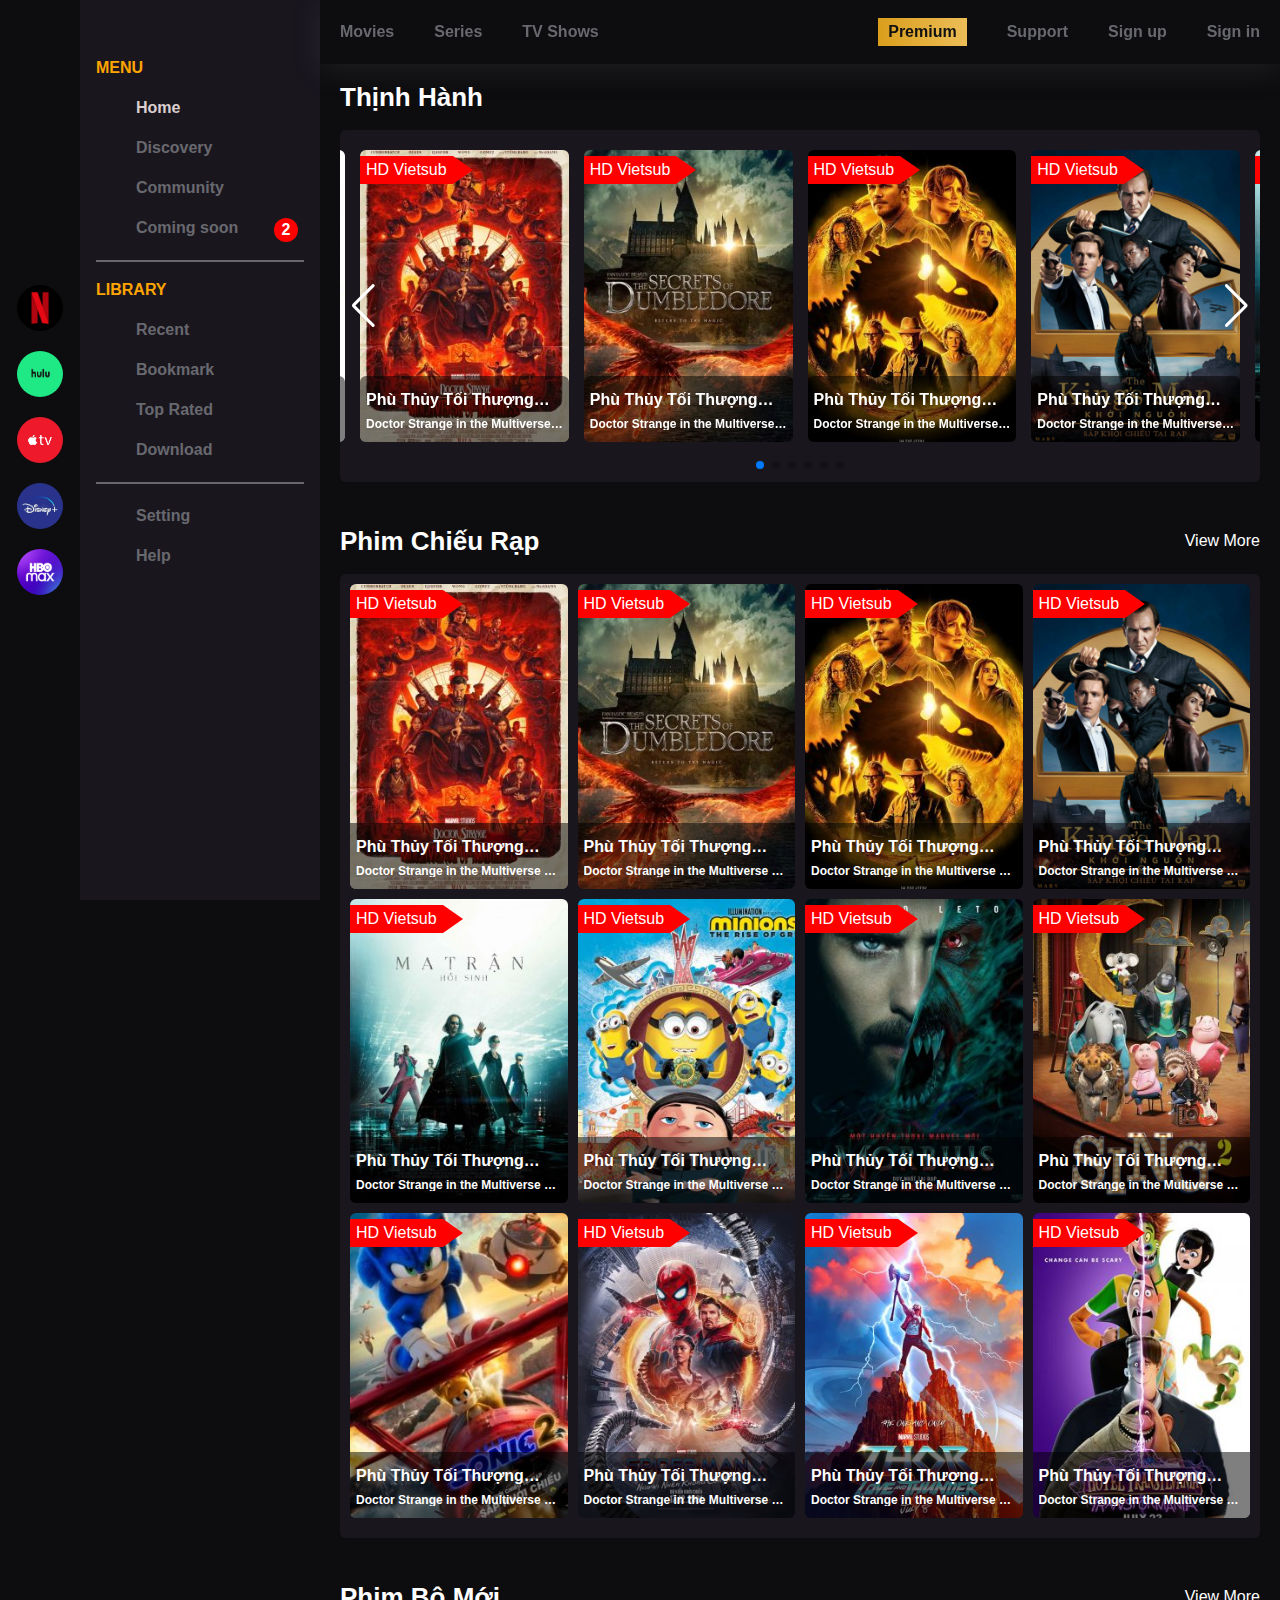
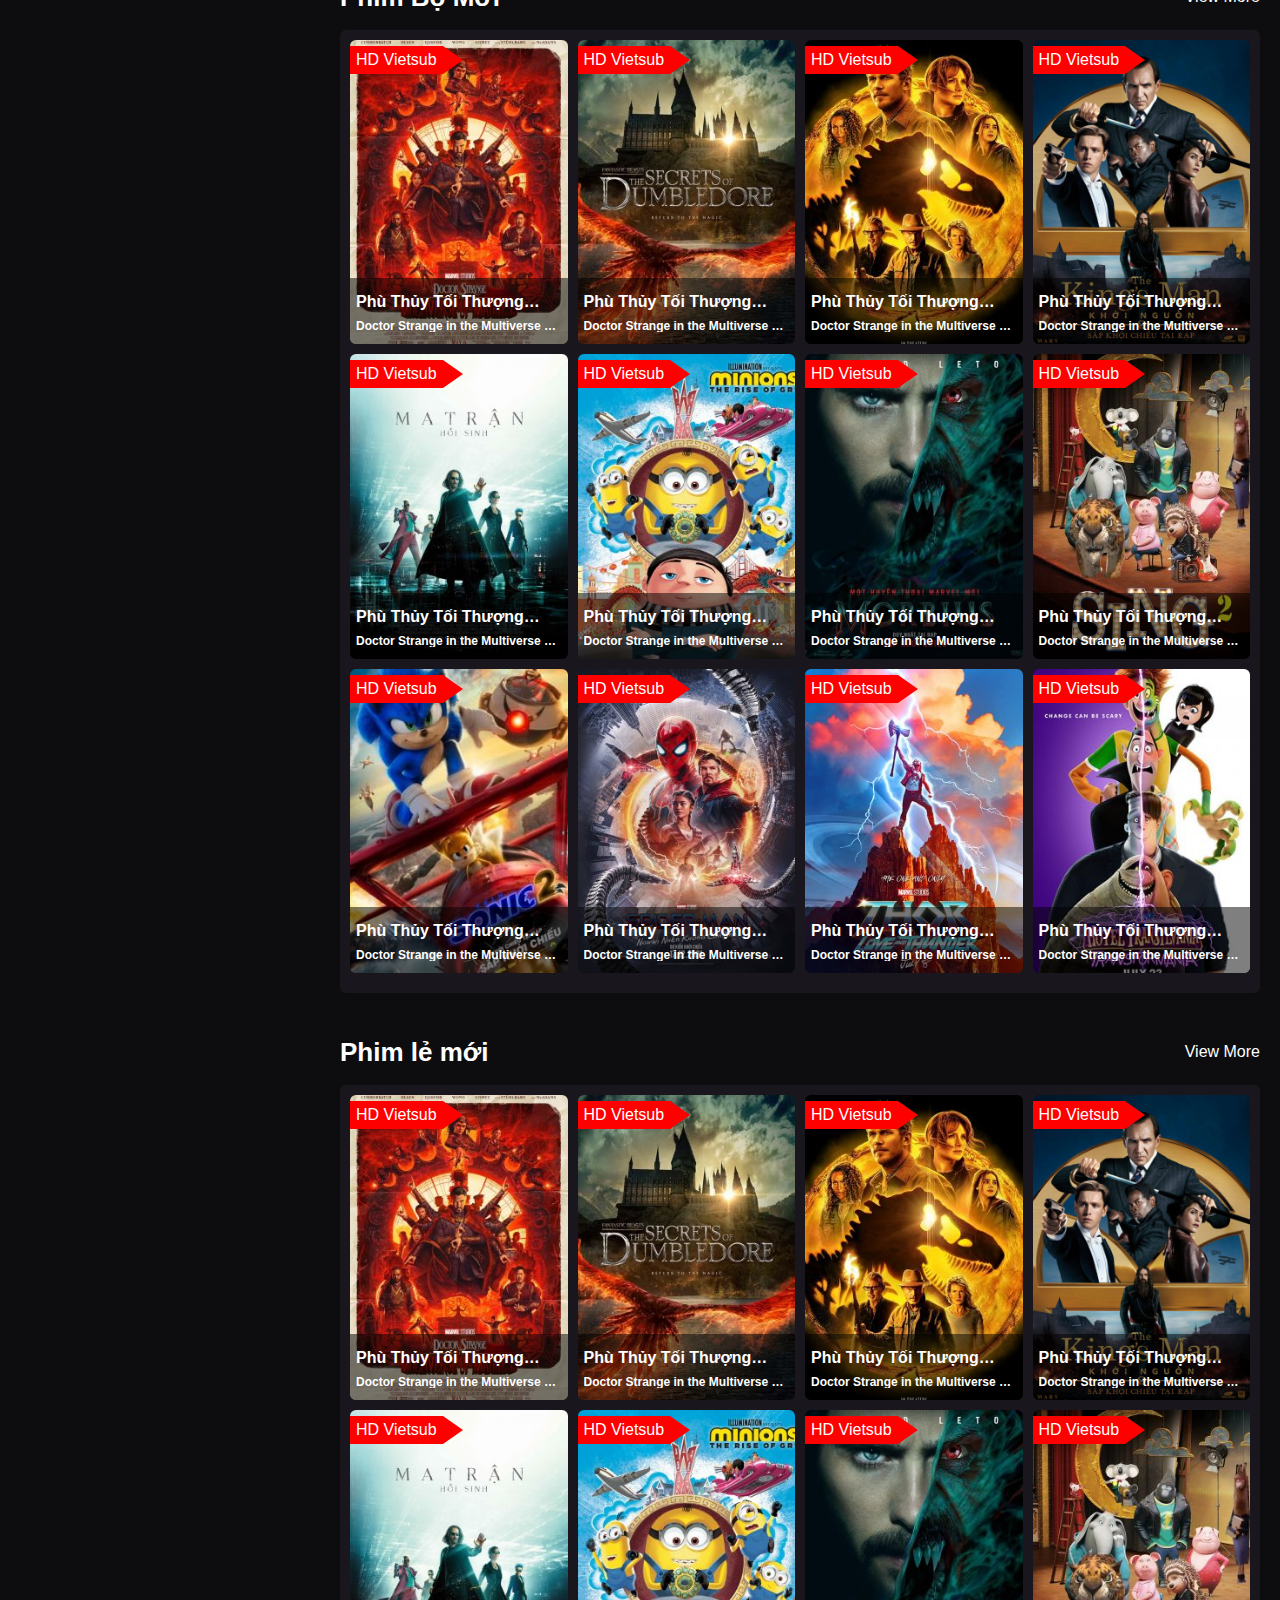
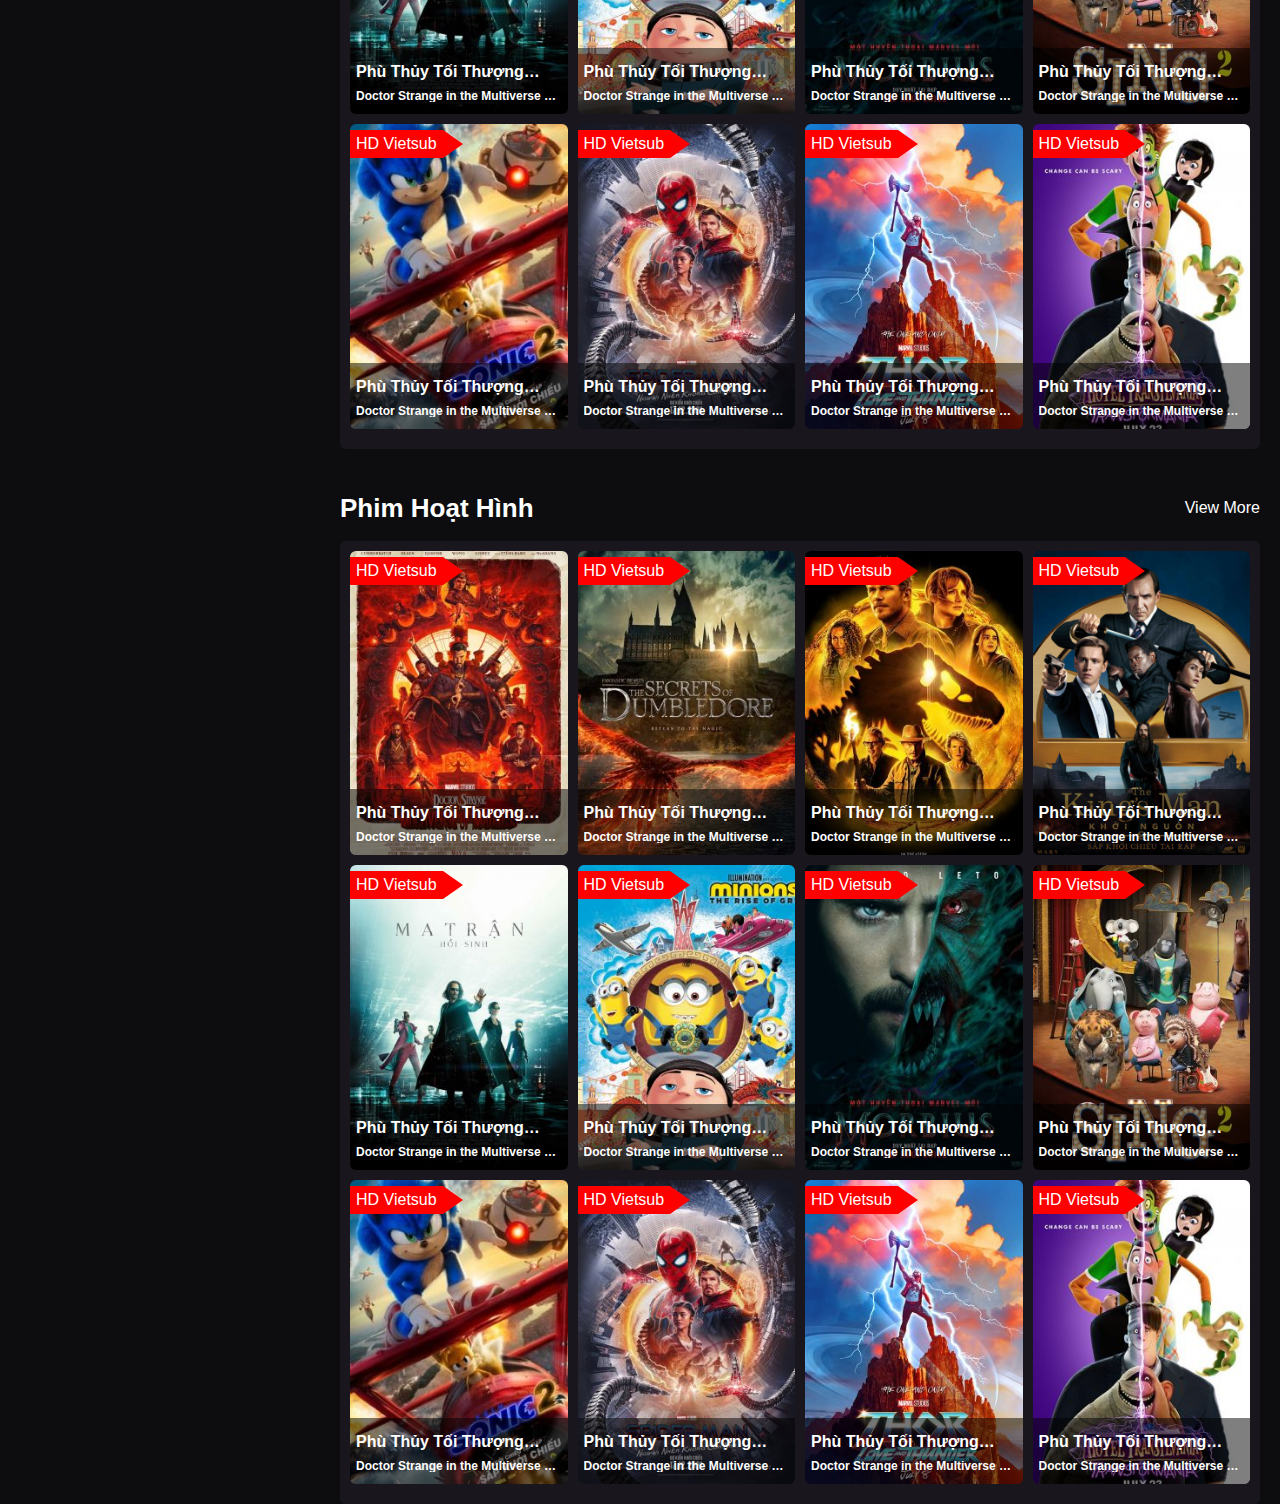
<file: index.html>
<!DOCTYPE html>
<html lang="en">
    <head>
        <meta charset="UTF-8" />
        <meta http-equiv="X-UA-Compatible" content="IE=edge" />
        <meta name="viewport" content="width=device-width, initial-scale=1.0" />
        <link rel="stylesheet" href="./assets/css/base.css" />
        <link rel="stylesheet" href="./assets/css/swiper-bundle.min.css" />
        <link rel="stylesheet" href="./assets/css/style.css" />
        <link rel="stylesheet" href="./assets/css/responsive.css" />
        <link rel="preconnect" href="https://fonts.googleapis.com" />
        <link rel="preconnect" href="https://fonts.gstatic.com" crossorigin />
        <link
            href="https://fonts.googleapis.com/css2?family=Open+Sans:wght@400;700&display=swap"
            rel="stylesheet"
        />
        <link
            href="https://fonts.googleapis.com/css2?family=Roboto:wght@300;400;700&display=swap"
            rel="stylesheet"
        />
        <link
            rel="stylesheet"
            href="https://cdnjs.cloudflare.com/ajax/libs/font-awesome/6.1.2/css/all.css"
            integrity="sha512-9nqhm3FWfB00id4NJpxK/wV1g9P2QfSsEPhSSpT+6qrESP6mpYbTfpC+Jvwe2XY27K5mLwwrqYuzqMGK5yC9/Q=="
            crossorigin="anonymous"
            referrerpolicy="no-referrer"
        />
        <title>FILM</title>
    </head>
    <body>
        <div class="overlay"></div>
        <div class="subcription">
            <div class="subcription__choice subcription__basic">
                <div class="choice__title"><b>BASIC</b> PLAN</div>
                <div class="choice__price"><sup>$</sup>99</div>
                <div class="choice__desc">
                    <div><span>MANAGE</span> TASKS</div>
                    <div><span>SYNC</span> NOTES</div>
                    <div><span>SET</span> DEADLINE</div>
                </div>
                <div class="choice__btn basic-btn">BUY</div>
            </div>
            <div class="subcription__choice subcription__basic">
                <div class="choice__title"><b>PRO</b> PLAN</div>
                <div class="choice__price"><sup>$</sup>240</div>
                <div class="choice__desc">
                    <div><span>MANAGE</span> TASKS</div>
                    <div><span>SYNC</span> NOTES</div>
                    <div><span>SET</span> DEADLINE</div>
                    <div><span>16</span> MORE FEATURES</div>
                </div>
                <div class="choice__btn pro-btn">BUY</div>
            </div>
        </div>
        <header class="header">
            <div class="header__brand">
                <div><img src="./assets/img/brand/netflix.png" alt="#" /></div>
                <div><img src="./assets/img/brand/hulu.png" alt="#" /></div>
                <div><img src="./assets/img/brand/apple-tv.png" alt="#" /></div>
                <div><img src="./assets/img/brand/disney.jpg" alt="#" /></div>
                <div><img src="./assets/img/brand/HBO max.png" alt="#" /></div>
                <div><i class="fa-solid fa-circle-plus"></i></div>
            </div>
            <div class="header__navBar">
                <ul class="navBar navBar__menu">
                    <h2>MENU</h2>
                    <li class="active">
                        <a href="#">
                            <i class="fa-solid fa-house"></i>
                            <span>Home</span>
                        </a>
                    </li>
                    <li>
                        <a href="#">
                            <i class="fa-solid fa-compass"></i>
                            <span>Discovery</span>
                        </a>
                    </li>
                    <li>
                        <a href="#">
                            <i class="fa-solid fa-users"></i>
                            <span>Community</span>
                        </a>
                    </li>
                    <li>
                        <a href="#">
                            <i class="fa-solid fa-bell"></i>
                            <span>Coming soon</span>
                            <div class="navBar__notify">2</div>
                        </a>
                    </li>
                </ul>
                <ul class="navBar navBar__library">
                    <h2>LIBRARY</h2>
                    <li>
                        <a href="#">
                            <i class="fa-solid fa-clock"></i>
                            <span>Recent</span>
                        </a>
                    </li>
                    <li>
                        <a href="#">
                            <i class="fa-solid fa-bookmark"></i>
                            <span>Bookmark</span>
                        </a>
                    </li>
                    <li>
                        <a href="#">
                            <i class="fa-solid fa-star"></i>
                            <span>Top Rated</span>
                        </a>
                    </li>
                    <li>
                        <a href="#">
                            <i class="fa-solid fa-cloud-arrow-down"></i>
                            <span>Download</span>
                        </a>
                    </li>
                </ul>
                <ul class="navBar navBar__settings">
                    <li>
                        <a href="#">
                            <i class="fa-solid fa-gear"></i>
                            <span>Setting</span>
                        </a>
                    </li>
                    <li>
                        <a href="#">
                            <i class="fa-solid fa-circle-info"></i>
                            <span>Help</span>
                        </a>
                    </li>
                </ul>
            </div>
        </header>
        <section class="main">
            <div id="main__header" class="main__header">
                <div class="main__header-left">
                    <div class="main__header-icon">
                        <i class="fa-solid fa-bars"></i>
                    </div>
                    <a href="" class="header-left__item">Movies</a>
                    <a href="" class="header-left__item">Series</a>
                    <a href="" class="header-left__item">TV Shows</a>
                </div>
                <div class="main__header-right">
                    <a href="" class="header-right__item premium-item"
                        >Premium</a
                    >
                    <a href="" class="header-right__item">Support</a>
                    <a href="" class="header-right__item">Sign up</a>
                    <a href="" class="header-right__item">Sign in</a>
                </div>
            </div>

            <div class="menu__sidebar">
                <div class="menu__sidebar-close">
                    <i class="fa-solid fa-xmark"></i>
                </div>
                <ul class="menu__sidebar-list">
                    <li class="menu__sidebar-item">
                        <i class="fa-solid fa-clapperboard"></i>
                        <span>Movies</span>
                        <ul class="sidebarList_sub">
                            <li><a href="">Top 250 Movies</a></li>
                            <li><a href="">Most Popular Movies</a></li>
                            <li><a href="">Top Box Office</a></li>
                            <li><a href="">Movies News</a></li>
                        </ul>
                        <div class="menu__sidebar-item-down">
                            <i class="fa-solid fa-chevron-down"></i>
                        </div>
                    </li>
                    <li class="menu__sidebar-item">
                        <i class="fa-solid fa-clapperboard"></i>
                        <span>TV Shows</span>
                        <ul class="sidebarList_sub">
                            <li><a href="">Top 250 TV Shows</a></li>
                            <li><a href="">Most Popular TV Shows</a></li>
                            <li><a href="">Top Box Office</a></li>
                            <li><a href="">TV News</a></li>
                        </ul>
                        <div class="menu__sidebar-item-down">
                            <i class="fa-solid fa-chevron-down"></i>
                        </div>
                    </li>
                    <li class="menu__sidebar-item">
                        <i class="fa-solid fa-clapperboard"></i>
                        <span>Watches</span>
                        <ul class="sidebarList_sub">
                            <li><a href="">What to Watch</a></li>
                            <li><a href="">Latest Trailers</a></li>
                            <li><a href="">IMDb Originals</a></li>
                            <li><a href="">IMDb podcasts</a></li>
                        </ul>
                        <div class="menu__sidebar-item-down">
                            <i class="fa-solid fa-chevron-down"></i>
                        </div>
                    </li>
                    <li class="menu__sidebar-item">
                        <i class="fa-solid fa-clapperboard"></i>
                        <span>Awards & Events</span>
                        <ul class="sidebarList_sub">
                            <li><a href="">Oscars</a></li>
                            <li><a href="">Best Picture Winners</a></li>
                            <li><a href="">Emmys</a></li>
                            <li><a href="">STARmeter Awards</a></li>
                        </ul>
                        <div class="menu__sidebar-item-down">
                            <i class="fa-solid fa-chevron-down"></i>
                        </div>
                    </li>
                    <li class="menu__sidebar-item">
                        <i class="fa-solid fa-clapperboard"></i>
                        <span>Celebs</span>
                        <ul class="sidebarList_sub">
                            <li><a href="">Born Tody</a></li>
                            <li><a href="">Most Popular Celebs</a></li>
                            <li><a href="">Celebrity News</a></li>
                        </ul>
                        <div class="menu__sidebar-item-down">
                            <i class="fa-solid fa-chevron-down"></i>
                        </div>
                    </li>
                </ul>
            </div>

            <div class="main__trending">
                <h2 class="trending__header">Thịnh Hành</h2>
                <div class="trendingList swiper">
                    <div class="trendingList-wrapper swiper-wrapper">
                        <div class="trendingList-item swiper-slide">
                            <div class="trendingList-item-tag">HD Vietsub</div>
                            <img
                                src="./assets/img/trending/DoctorStrange.jpg"
                                alt=""
                            />
                            <div class="trendingList-item-content">
                                <h2>
                                    Phù Thủy Tối Thượng Trong Đa Vũ Trụ Hỗn Loạn
                                </h2>
                                <h3>
                                    Doctor Strange in the Multiverse of Madness
                                    (2022)
                                </h3>
                            </div>
                        </div>
                        <div class="trendingList-item swiper-slide">
                            <div class="trendingList-item-tag">HD Vietsub</div>
                            <img
                                src="./assets/img/trending/FantasticBeasts.jpg"
                                alt=""
                            />
                            <div class="trendingList-item-content">
                                <h2>
                                    Phù Thủy Tối Thượng Trong Đa Vũ Trụ Hỗn Loạn
                                </h2>
                                <h3>
                                    Doctor Strange in the Multiverse of Madness
                                    (2022)
                                </h3>
                            </div>
                        </div>
                        <div class="trendingList-item swiper-slide">
                            <div class="trendingList-item-tag">HD Vietsub</div>
                            <img
                                src="./assets/img/trending/JurassicWorld.jpg"
                                alt=""
                            />
                            <div class="trendingList-item-content">
                                <h2>
                                    Phù Thủy Tối Thượng Trong Đa Vũ Trụ Hỗn Loạn
                                </h2>
                                <h3>
                                    Doctor Strange in the Multiverse of Madness
                                    (2022)
                                </h3>
                            </div>
                        </div>
                        <div class="trendingList-item swiper-slide">
                            <div class="trendingList-item-tag">HD Vietsub</div>
                            <img
                                src="./assets/img/trending/Kingsman.jpg"
                                alt=""
                            />
                            <div class="trendingList-item-content">
                                <h2>
                                    Phù Thủy Tối Thượng Trong Đa Vũ Trụ Hỗn Loạn
                                </h2>
                                <h3>
                                    Doctor Strange in the Multiverse of Madness
                                    (2022)
                                </h3>
                            </div>
                        </div>
                        <div class="trendingList-item swiper-slide">
                            <div class="trendingList-item-tag">HD Vietsub</div>
                            <img
                                src="./assets/img/trending/Matrix.jpg"
                                alt=""
                            />
                            <div class="trendingList-item-content">
                                <h2>
                                    Phù Thủy Tối Thượng Trong Đa Vũ Trụ Hỗn Loạn
                                </h2>
                                <h3>
                                    Doctor Strange in the Multiverse of Madness
                                    (2022)
                                </h3>
                            </div>
                        </div>
                        <div class="trendingList-item swiper-slide">
                            <div class="trendingList-item-tag">HD Vietsub</div>
                            <img
                                src="./assets/img/trending/minions.jpg"
                                alt=""
                            />
                            <div class="trendingList-item-content">
                                <h2>
                                    Phù Thủy Tối Thượng Trong Đa Vũ Trụ Hỗn Loạn
                                </h2>
                                <h3>
                                    Doctor Strange in the Multiverse of Madness
                                    (2022)
                                </h3>
                            </div>
                        </div>
                        <div class="trendingList-item swiper-slide">
                            <div class="trendingList-item-tag">HD Vietsub</div>
                            <img
                                src="./assets/img/trending/Morbius.jpg"
                                alt=""
                            />
                            <div class="trendingList-item-content">
                                <h2>
                                    Phù Thủy Tối Thượng Trong Đa Vũ Trụ Hỗn Loạn
                                </h2>
                                <h3>
                                    Doctor Strange in the Multiverse of Madness
                                    (2022)
                                </h3>
                            </div>
                        </div>
                        <div class="trendingList-item swiper-slide">
                            <div class="trendingList-item-tag">HD Vietsub</div>
                            <img src="./assets/img/trending/Sing2.jpg" alt="" />
                            <div class="trendingList-item-content">
                                <h2>
                                    Phù Thủy Tối Thượng Trong Đa Vũ Trụ Hỗn Loạn
                                </h2>
                                <h3>
                                    Doctor Strange in the Multiverse of Madness
                                    (2022)
                                </h3>
                            </div>
                        </div>
                        <div class="trendingList-item swiper-slide">
                            <div class="trendingList-item-tag">HD Vietsub</div>
                            <img src="./assets/img/trending/sonic.jpg" alt="" />
                            <div class="trendingList-item-content">
                                <h2>
                                    Phù Thủy Tối Thượng Trong Đa Vũ Trụ Hỗn Loạn
                                </h2>
                                <h3>
                                    Doctor Strange in the Multiverse of Madness
                                    (2022)
                                </h3>
                            </div>
                        </div>
                        <div class="trendingList-item swiper-slide">
                            <div class="trendingList-item-tag">HD Vietsub</div>
                            <img
                                src="./assets/img/trending/spiderman.jpg"
                                alt=""
                            />
                            <div class="trendingList-item-content">
                                <h2>
                                    Phù Thủy Tối Thượng Trong Đa Vũ Trụ Hỗn Loạn
                                </h2>
                                <h3>
                                    Doctor Strange in the Multiverse of Madness
                                    (2022)
                                </h3>
                            </div>
                        </div>
                        <div class="trendingList-item swiper-slide">
                            <div class="trendingList-item-tag">HD Vietsub</div>
                            <img src="./assets/img/trending/thor4.jpg" alt="" />
                            <div class="trendingList-item-content">
                                <h2>
                                    Phù Thủy Tối Thượng Trong Đa Vũ Trụ Hỗn Loạn
                                </h2>
                                <h3>
                                    Doctor Strange in the Multiverse of Madness
                                    (2022)
                                </h3>
                            </div>
                        </div>
                        <div class="trendingList-item swiper-slide">
                            <div class="trendingList-item-tag">HD Vietsub</div>
                            <img
                                src="./assets/img/trending/Transylvania.jpg"
                                alt=""
                            />
                            <div class="trendingList-item-content">
                                <h2>
                                    Phù Thủy Tối Thượng Trong Đa Vũ Trụ Hỗn Loạn
                                </h2>
                                <h3>
                                    Doctor Strange in the Multiverse of Madness
                                    (2022)
                                </h3>
                            </div>
                        </div>
                    </div>
                    <div class="swiper-button-next trendingList-btn"></div>
                    <div class="swiper-button-prev trendingList-btn"></div>
                    <div class="swiper-pagination trending-pagination"></div>
                </div>
            </div>

            <div class="main__blockbuster">
                <div class="blockbuster__header">
                    <h2 class="blockbuster__header-text">Phim Chiếu Rạp</h2>
                    <button class="blockbuster__header-btn">View More</button>
                </div>
                <ul class="blockbuster__list">
                    <li class="blockbuster__item">
                        <a
                            href="./movies.html"
                            target="_blank"
                            class="blockbuster__item-overlay"
                        >
                            <i class="fa-regular fa-circle-play"></i>
                        </a>
                        <div class="blockbuster__item-tag">HD Vietsub</div>
                        <div class="blockbuster__item-img">
                            <img
                                src="./assets/img/trending/DoctorStrange.jpg"
                                alt=""
                            />
                        </div>
                        <div class="blockbuster__item-content">
                            <h2>
                                Phù Thủy Tối Thượng Trong Đa Vũ Trụ Hỗn Loạn
                            </h2>
                            <h3>
                                Doctor Strange in the Multiverse of Madness
                                (2022)
                            </h3>
                        </div>
                    </li>
                    <li class="blockbuster__item">
                        <div class="blockbuster__item-overlay">
                            <i class="fa-regular fa-circle-play"></i>
                        </div>
                        <div class="blockbuster__item-tag">HD Vietsub</div>
                        <div class="blockbuster__item-img">
                            <img
                                src="./assets/img/trending/FantasticBeasts.jpg"
                                alt=""
                            />
                        </div>
                        <div class="blockbuster__item-content">
                            <h2>
                                Phù Thủy Tối Thượng Trong Đa Vũ Trụ Hỗn Loạn
                            </h2>
                            <h3>
                                Doctor Strange in the Multiverse of Madness
                                (2022)
                            </h3>
                        </div>
                    </li>
                    <li class="blockbuster__item">
                        <div class="blockbuster__item-overlay">
                            <i class="fa-regular fa-circle-play"></i>
                        </div>
                        <div class="blockbuster__item-tag">HD Vietsub</div>
                        <div class="blockbuster__item-img">
                            <img
                                src="./assets/img/trending/JurassicWorld.jpg"
                                alt=""
                            />
                        </div>
                        <div class="blockbuster__item-content">
                            <h2>
                                Phù Thủy Tối Thượng Trong Đa Vũ Trụ Hỗn Loạn
                            </h2>
                            <h3>
                                Doctor Strange in the Multiverse of Madness
                                (2022)
                            </h3>
                        </div>
                    </li>
                    <li class="blockbuster__item">
                        <div class="blockbuster__item-overlay">
                            <i class="fa-regular fa-circle-play"></i>
                        </div>
                        <div class="blockbuster__item-tag">HD Vietsub</div>
                        <div class="blockbuster__item-img">
                            <img
                                src="./assets/img/trending/Kingsman.jpg"
                                alt=""
                            />
                        </div>
                        <div class="blockbuster__item-content">
                            <h2>
                                Phù Thủy Tối Thượng Trong Đa Vũ Trụ Hỗn Loạn
                            </h2>
                            <h3>
                                Doctor Strange in the Multiverse of Madness
                                (2022)
                            </h3>
                        </div>
                    </li>
                    <li class="blockbuster__item">
                        <div class="blockbuster__item-overlay">
                            <i class="fa-regular fa-circle-play"></i>
                        </div>
                        <div class="blockbuster__item-tag">HD Vietsub</div>
                        <div class="blockbuster__item-img">
                            <img
                                src="./assets/img/trending/Matrix.jpg"
                                alt=""
                            />
                        </div>
                        <div class="blockbuster__item-content">
                            <h2>
                                Phù Thủy Tối Thượng Trong Đa Vũ Trụ Hỗn Loạn
                            </h2>
                            <h3>
                                Doctor Strange in the Multiverse of Madness
                                (2022)
                            </h3>
                        </div>
                    </li>
                    <li class="blockbuster__item">
                        <div class="blockbuster__item-overlay">
                            <i class="fa-regular fa-circle-play"></i>
                        </div>
                        <div class="blockbuster__item-tag">HD Vietsub</div>
                        <div class="blockbuster__item-img">
                            <img
                                src="./assets/img/trending/minions.jpg"
                                alt=""
                            />
                        </div>
                        <div class="blockbuster__item-content">
                            <h2>
                                Phù Thủy Tối Thượng Trong Đa Vũ Trụ Hỗn Loạn
                            </h2>
                            <h3>
                                Doctor Strange in the Multiverse of Madness
                                (2022)
                            </h3>
                        </div>
                    </li>
                    <li class="blockbuster__item">
                        <div class="blockbuster__item-overlay">
                            <i class="fa-regular fa-circle-play"></i>
                        </div>
                        <div class="blockbuster__item-tag">HD Vietsub</div>
                        <div class="blockbuster__item-img">
                            <img
                                src="./assets/img/trending/Morbius.jpg"
                                alt=""
                            />
                        </div>
                        <div class="blockbuster__item-content">
                            <h2>
                                Phù Thủy Tối Thượng Trong Đa Vũ Trụ Hỗn Loạn
                            </h2>
                            <h3>
                                Doctor Strange in the Multiverse of Madness
                                (2022)
                            </h3>
                        </div>
                    </li>
                    <li class="blockbuster__item">
                        <div class="blockbuster__item-overlay">
                            <i class="fa-regular fa-circle-play"></i>
                        </div>
                        <div class="blockbuster__item-tag">HD Vietsub</div>
                        <div class="blockbuster__item-img">
                            <img src="./assets/img/trending/Sing2.jpg" alt="" />
                        </div>
                        <div class="blockbuster__item-content">
                            <h2>
                                Phù Thủy Tối Thượng Trong Đa Vũ Trụ Hỗn Loạn
                            </h2>
                            <h3>
                                Doctor Strange in the Multiverse of Madness
                                (2022)
                            </h3>
                        </div>
                    </li>
                    <li class="blockbuster__item">
                        <div class="blockbuster__item-overlay">
                            <i class="fa-regular fa-circle-play"></i>
                        </div>
                        <div class="blockbuster__item-tag">HD Vietsub</div>
                        <div class="blockbuster__item-img">
                            <img src="./assets/img/trending/sonic.jpg" alt="" />
                        </div>
                        <div class="blockbuster__item-content">
                            <h2>
                                Phù Thủy Tối Thượng Trong Đa Vũ Trụ Hỗn Loạn
                            </h2>
                            <h3>
                                Doctor Strange in the Multiverse of Madness
                                (2022)
                            </h3>
                        </div>
                    </li>
                    <li class="blockbuster__item">
                        <div class="blockbuster__item-overlay">
                            <i class="fa-regular fa-circle-play"></i>
                        </div>
                        <div class="blockbuster__item-tag">HD Vietsub</div>
                        <div class="blockbuster__item-img">
                            <img
                                src="./assets/img/trending/spiderman.jpg"
                                alt=""
                            />
                        </div>
                        <div class="blockbuster__item-content">
                            <h2>
                                Phù Thủy Tối Thượng Trong Đa Vũ Trụ Hỗn Loạn
                            </h2>
                            <h3>
                                Doctor Strange in the Multiverse of Madness
                                (2022)
                            </h3>
                        </div>
                    </li>
                    <li class="blockbuster__item">
                        <div class="blockbuster__item-overlay">
                            <i class="fa-regular fa-circle-play"></i>
                        </div>
                        <div class="blockbuster__item-tag">HD Vietsub</div>
                        <div class="blockbuster__item-img">
                            <img src="./assets/img/trending/thor4.jpg" alt="" />
                        </div>
                        <div class="blockbuster__item-content">
                            <h2>
                                Phù Thủy Tối Thượng Trong Đa Vũ Trụ Hỗn Loạn
                            </h2>
                            <h3>
                                Doctor Strange in the Multiverse of Madness
                                (2022)
                            </h3>
                        </div>
                    </li>
                    <li class="blockbuster__item">
                        <div class="blockbuster__item-overlay">
                            <i class="fa-regular fa-circle-play"></i>
                        </div>
                        <div class="blockbuster__item-tag">HD Vietsub</div>
                        <div class="blockbuster__item-img">
                            <img
                                src="./assets/img/trending/Transylvania.jpg"
                                alt=""
                            />
                        </div>
                        <div class="blockbuster__item-content">
                            <h2>
                                Phù Thủy Tối Thượng Trong Đa Vũ Trụ Hỗn Loạn
                            </h2>
                            <h3>
                                Doctor Strange in the Multiverse of Madness
                                (2022)
                            </h3>
                        </div>
                    </li>
                </ul>
            </div>

            <div class="main__blockbuster main__series">
                <div class="blockbuster__header">
                    <h2 class="blockbuster__header-text">Phim Bộ Mới</h2>
                    <button class="blockbuster__header-btn">View More</button>
                </div>
                <ul class="blockbuster__list">
                    <li class="blockbuster__item">
                        <div class="blockbuster__item-overlay">
                            <i class="fa-regular fa-circle-play"></i>
                        </div>
                        <div class="blockbuster__item-tag">HD Vietsub</div>
                        <div class="blockbuster__item-img">
                            <img
                                src="./assets/img/trending/DoctorStrange.jpg"
                                alt=""
                            />
                        </div>
                        <div class="blockbuster__item-content">
                            <h2>
                                Phù Thủy Tối Thượng Trong Đa Vũ Trụ Hỗn Loạn
                            </h2>
                            <h3>
                                Doctor Strange in the Multiverse of Madness
                                (2022)
                            </h3>
                        </div>
                    </li>
                    <li class="blockbuster__item">
                        <div class="blockbuster__item-overlay">
                            <i class="fa-regular fa-circle-play"></i>
                        </div>
                        <div class="blockbuster__item-tag">HD Vietsub</div>
                        <div class="blockbuster__item-img">
                            <img
                                src="./assets/img/trending/FantasticBeasts.jpg"
                                alt=""
                            />
                        </div>
                        <div class="blockbuster__item-content">
                            <h2>
                                Phù Thủy Tối Thượng Trong Đa Vũ Trụ Hỗn Loạn
                            </h2>
                            <h3>
                                Doctor Strange in the Multiverse of Madness
                                (2022)
                            </h3>
                        </div>
                    </li>
                    <li class="blockbuster__item">
                        <div class="blockbuster__item-overlay">
                            <i class="fa-regular fa-circle-play"></i>
                        </div>
                        <div class="blockbuster__item-tag">HD Vietsub</div>
                        <div class="blockbuster__item-img">
                            <img
                                src="./assets/img/trending/JurassicWorld.jpg"
                                alt=""
                            />
                        </div>
                        <div class="blockbuster__item-content">
                            <h2>
                                Phù Thủy Tối Thượng Trong Đa Vũ Trụ Hỗn Loạn
                            </h2>
                            <h3>
                                Doctor Strange in the Multiverse of Madness
                                (2022)
                            </h3>
                        </div>
                    </li>
                    <li class="blockbuster__item">
                        <div class="blockbuster__item-overlay">
                            <i class="fa-regular fa-circle-play"></i>
                        </div>
                        <div class="blockbuster__item-tag">HD Vietsub</div>
                        <div class="blockbuster__item-img">
                            <img
                                src="./assets/img/trending/Kingsman.jpg"
                                alt=""
                            />
                        </div>
                        <div class="blockbuster__item-content">
                            <h2>
                                Phù Thủy Tối Thượng Trong Đa Vũ Trụ Hỗn Loạn
                            </h2>
                            <h3>
                                Doctor Strange in the Multiverse of Madness
                                (2022)
                            </h3>
                        </div>
                    </li>
                    <li class="blockbuster__item">
                        <div class="blockbuster__item-overlay">
                            <i class="fa-regular fa-circle-play"></i>
                        </div>
                        <div class="blockbuster__item-tag">HD Vietsub</div>
                        <div class="blockbuster__item-img">
                            <img
                                src="./assets/img/trending/Matrix.jpg"
                                alt=""
                            />
                        </div>
                        <div class="blockbuster__item-content">
                            <h2>
                                Phù Thủy Tối Thượng Trong Đa Vũ Trụ Hỗn Loạn
                            </h2>
                            <h3>
                                Doctor Strange in the Multiverse of Madness
                                (2022)
                            </h3>
                        </div>
                    </li>
                    <li class="blockbuster__item">
                        <div class="blockbuster__item-overlay">
                            <i class="fa-regular fa-circle-play"></i>
                        </div>
                        <div class="blockbuster__item-tag">HD Vietsub</div>
                        <div class="blockbuster__item-img">
                            <img
                                src="./assets/img/trending/minions.jpg"
                                alt=""
                            />
                        </div>
                        <div class="blockbuster__item-content">
                            <h2>
                                Phù Thủy Tối Thượng Trong Đa Vũ Trụ Hỗn Loạn
                            </h2>
                            <h3>
                                Doctor Strange in the Multiverse of Madness
                                (2022)
                            </h3>
                        </div>
                    </li>
                    <li class="blockbuster__item">
                        <div class="blockbuster__item-overlay">
                            <i class="fa-regular fa-circle-play"></i>
                        </div>
                        <div class="blockbuster__item-tag">HD Vietsub</div>
                        <div class="blockbuster__item-img">
                            <img
                                src="./assets/img/trending/Morbius.jpg"
                                alt=""
                            />
                        </div>
                        <div class="blockbuster__item-content">
                            <h2>
                                Phù Thủy Tối Thượng Trong Đa Vũ Trụ Hỗn Loạn
                            </h2>
                            <h3>
                                Doctor Strange in the Multiverse of Madness
                                (2022)
                            </h3>
                        </div>
                    </li>
                    <li class="blockbuster__item">
                        <div class="blockbuster__item-overlay">
                            <i class="fa-regular fa-circle-play"></i>
                        </div>
                        <div class="blockbuster__item-tag">HD Vietsub</div>
                        <div class="blockbuster__item-img">
                            <img src="./assets/img/trending/Sing2.jpg" alt="" />
                        </div>
                        <div class="blockbuster__item-content">
                            <h2>
                                Phù Thủy Tối Thượng Trong Đa Vũ Trụ Hỗn Loạn
                            </h2>
                            <h3>
                                Doctor Strange in the Multiverse of Madness
                                (2022)
                            </h3>
                        </div>
                    </li>
                    <li class="blockbuster__item">
                        <div class="blockbuster__item-overlay">
                            <i class="fa-regular fa-circle-play"></i>
                        </div>
                        <div class="blockbuster__item-tag">HD Vietsub</div>
                        <div class="blockbuster__item-img">
                            <img src="./assets/img/trending/sonic.jpg" alt="" />
                        </div>
                        <div class="blockbuster__item-content">
                            <h2>
                                Phù Thủy Tối Thượng Trong Đa Vũ Trụ Hỗn Loạn
                            </h2>
                            <h3>
                                Doctor Strange in the Multiverse of Madness
                                (2022)
                            </h3>
                        </div>
                    </li>
                    <li class="blockbuster__item">
                        <div class="blockbuster__item-overlay">
                            <i class="fa-regular fa-circle-play"></i>
                        </div>
                        <div class="blockbuster__item-tag">HD Vietsub</div>
                        <div class="blockbuster__item-img">
                            <img
                                src="./assets/img/trending/spiderman.jpg"
                                alt=""
                            />
                        </div>
                        <div class="blockbuster__item-content">
                            <h2>
                                Phù Thủy Tối Thượng Trong Đa Vũ Trụ Hỗn Loạn
                            </h2>
                            <h3>
                                Doctor Strange in the Multiverse of Madness
                                (2022)
                            </h3>
                        </div>
                    </li>
                    <li class="blockbuster__item">
                        <div class="blockbuster__item-overlay">
                            <i class="fa-regular fa-circle-play"></i>
                        </div>
                        <div class="blockbuster__item-tag">HD Vietsub</div>
                        <div class="blockbuster__item-img">
                            <img src="./assets/img/trending/thor4.jpg" alt="" />
                        </div>
                        <div class="blockbuster__item-content">
                            <h2>
                                Phù Thủy Tối Thượng Trong Đa Vũ Trụ Hỗn Loạn
                            </h2>
                            <h3>
                                Doctor Strange in the Multiverse of Madness
                                (2022)
                            </h3>
                        </div>
                    </li>
                    <li class="blockbuster__item">
                        <div class="blockbuster__item-overlay">
                            <i class="fa-regular fa-circle-play"></i>
                        </div>
                        <div class="blockbuster__item-tag">HD Vietsub</div>
                        <div class="blockbuster__item-img">
                            <img
                                src="./assets/img/trending/Transylvania.jpg"
                                alt=""
                            />
                        </div>
                        <div class="blockbuster__item-content">
                            <h2>
                                Phù Thủy Tối Thượng Trong Đa Vũ Trụ Hỗn Loạn
                            </h2>
                            <h3>
                                Doctor Strange in the Multiverse of Madness
                                (2022)
                            </h3>
                        </div>
                    </li>
                </ul>
            </div>

            <div class="main__blockbuster main__tvshow">
                <div class="blockbuster__header">
                    <h2 class="blockbuster__header-text">Phim lẻ mới</h2>
                    <button class="blockbuster__header-btn">View More</button>
                </div>
                <ul class="blockbuster__list">
                    <li class="blockbuster__item">
                        <div class="blockbuster__item-overlay">
                            <i class="fa-regular fa-circle-play"></i>
                        </div>
                        <div class="blockbuster__item-tag">HD Vietsub</div>
                        <div class="blockbuster__item-img">
                            <img
                                src="./assets/img/trending/DoctorStrange.jpg"
                                alt=""
                            />
                        </div>
                        <div class="blockbuster__item-content">
                            <h2>
                                Phù Thủy Tối Thượng Trong Đa Vũ Trụ Hỗn Loạn
                            </h2>
                            <h3>
                                Doctor Strange in the Multiverse of Madness
                                (2022)
                            </h3>
                        </div>
                    </li>
                    <li class="blockbuster__item">
                        <div class="blockbuster__item-overlay">
                            <i class="fa-regular fa-circle-play"></i>
                        </div>
                        <div class="blockbuster__item-tag">HD Vietsub</div>
                        <div class="blockbuster__item-img">
                            <img
                                src="./assets/img/trending/FantasticBeasts.jpg"
                                alt=""
                            />
                        </div>
                        <div class="blockbuster__item-content">
                            <h2>
                                Phù Thủy Tối Thượng Trong Đa Vũ Trụ Hỗn Loạn
                            </h2>
                            <h3>
                                Doctor Strange in the Multiverse of Madness
                                (2022)
                            </h3>
                        </div>
                    </li>
                    <li class="blockbuster__item">
                        <div class="blockbuster__item-overlay">
                            <i class="fa-regular fa-circle-play"></i>
                        </div>
                        <div class="blockbuster__item-tag">HD Vietsub</div>
                        <div class="blockbuster__item-img">
                            <img
                                src="./assets/img/trending/JurassicWorld.jpg"
                                alt=""
                            />
                        </div>
                        <div class="blockbuster__item-content">
                            <h2>
                                Phù Thủy Tối Thượng Trong Đa Vũ Trụ Hỗn Loạn
                            </h2>
                            <h3>
                                Doctor Strange in the Multiverse of Madness
                                (2022)
                            </h3>
                        </div>
                    </li>
                    <li class="blockbuster__item">
                        <div class="blockbuster__item-overlay">
                            <i class="fa-regular fa-circle-play"></i>
                        </div>
                        <div class="blockbuster__item-tag">HD Vietsub</div>
                        <div class="blockbuster__item-img">
                            <img
                                src="./assets/img/trending/Kingsman.jpg"
                                alt=""
                            />
                        </div>
                        <div class="blockbuster__item-content">
                            <h2>
                                Phù Thủy Tối Thượng Trong Đa Vũ Trụ Hỗn Loạn
                            </h2>
                            <h3>
                                Doctor Strange in the Multiverse of Madness
                                (2022)
                            </h3>
                        </div>
                    </li>
                    <li class="blockbuster__item">
                        <div class="blockbuster__item-overlay">
                            <i class="fa-regular fa-circle-play"></i>
                        </div>
                        <div class="blockbuster__item-tag">HD Vietsub</div>
                        <div class="blockbuster__item-img">
                            <img
                                src="./assets/img/trending/Matrix.jpg"
                                alt=""
                            />
                        </div>
                        <div class="blockbuster__item-content">
                            <h2>
                                Phù Thủy Tối Thượng Trong Đa Vũ Trụ Hỗn Loạn
                            </h2>
                            <h3>
                                Doctor Strange in the Multiverse of Madness
                                (2022)
                            </h3>
                        </div>
                    </li>
                    <li class="blockbuster__item">
                        <div class="blockbuster__item-overlay">
                            <i class="fa-regular fa-circle-play"></i>
                        </div>
                        <div class="blockbuster__item-tag">HD Vietsub</div>
                        <div class="blockbuster__item-img">
                            <img
                                src="./assets/img/trending/minions.jpg"
                                alt=""
                            />
                        </div>
                        <div class="blockbuster__item-content">
                            <h2>
                                Phù Thủy Tối Thượng Trong Đa Vũ Trụ Hỗn Loạn
                            </h2>
                            <h3>
                                Doctor Strange in the Multiverse of Madness
                                (2022)
                            </h3>
                        </div>
                    </li>
                    <li class="blockbuster__item">
                        <div class="blockbuster__item-overlay">
                            <i class="fa-regular fa-circle-play"></i>
                        </div>
                        <div class="blockbuster__item-tag">HD Vietsub</div>
                        <div class="blockbuster__item-img">
                            <img
                                src="./assets/img/trending/Morbius.jpg"
                                alt=""
                            />
                        </div>
                        <div class="blockbuster__item-content">
                            <h2>
                                Phù Thủy Tối Thượng Trong Đa Vũ Trụ Hỗn Loạn
                            </h2>
                            <h3>
                                Doctor Strange in the Multiverse of Madness
                                (2022)
                            </h3>
                        </div>
                    </li>
                    <li class="blockbuster__item">
                        <div class="blockbuster__item-overlay">
                            <i class="fa-regular fa-circle-play"></i>
                        </div>
                        <div class="blockbuster__item-tag">HD Vietsub</div>
                        <div class="blockbuster__item-img">
                            <img src="./assets/img/trending/Sing2.jpg" alt="" />
                        </div>
                        <div class="blockbuster__item-content">
                            <h2>
                                Phù Thủy Tối Thượng Trong Đa Vũ Trụ Hỗn Loạn
                            </h2>
                            <h3>
                                Doctor Strange in the Multiverse of Madness
                                (2022)
                            </h3>
                        </div>
                    </li>
                    <li class="blockbuster__item">
                        <div class="blockbuster__item-overlay">
                            <i class="fa-regular fa-circle-play"></i>
                        </div>
                        <div class="blockbuster__item-tag">HD Vietsub</div>
                        <div class="blockbuster__item-img">
                            <img src="./assets/img/trending/sonic.jpg" alt="" />
                        </div>
                        <div class="blockbuster__item-content">
                            <h2>
                                Phù Thủy Tối Thượng Trong Đa Vũ Trụ Hỗn Loạn
                            </h2>
                            <h3>
                                Doctor Strange in the Multiverse of Madness
                                (2022)
                            </h3>
                        </div>
                    </li>
                    <li class="blockbuster__item">
                        <div class="blockbuster__item-overlay">
                            <i class="fa-regular fa-circle-play"></i>
                        </div>
                        <div class="blockbuster__item-tag">HD Vietsub</div>
                        <div class="blockbuster__item-img">
                            <img
                                src="./assets/img/trending/spiderman.jpg"
                                alt=""
                            />
                        </div>
                        <div class="blockbuster__item-content">
                            <h2>
                                Phù Thủy Tối Thượng Trong Đa Vũ Trụ Hỗn Loạn
                            </h2>
                            <h3>
                                Doctor Strange in the Multiverse of Madness
                                (2022)
                            </h3>
                        </div>
                    </li>
                    <li class="blockbuster__item">
                        <div class="blockbuster__item-overlay">
                            <i class="fa-regular fa-circle-play"></i>
                        </div>
                        <div class="blockbuster__item-tag">HD Vietsub</div>
                        <div class="blockbuster__item-img">
                            <img src="./assets/img/trending/thor4.jpg" alt="" />
                        </div>
                        <div class="blockbuster__item-content">
                            <h2>
                                Phù Thủy Tối Thượng Trong Đa Vũ Trụ Hỗn Loạn
                            </h2>
                            <h3>
                                Doctor Strange in the Multiverse of Madness
                                (2022)
                            </h3>
                        </div>
                    </li>
                    <li class="blockbuster__item">
                        <div class="blockbuster__item-overlay">
                            <i class="fa-regular fa-circle-play"></i>
                        </div>
                        <div class="blockbuster__item-tag">HD Vietsub</div>
                        <div class="blockbuster__item-img">
                            <img
                                src="./assets/img/trending/Transylvania.jpg"
                                alt=""
                            />
                        </div>
                        <div class="blockbuster__item-content">
                            <h2>
                                Phù Thủy Tối Thượng Trong Đa Vũ Trụ Hỗn Loạn
                            </h2>
                            <h3>
                                Doctor Strange in the Multiverse of Madness
                                (2022)
                            </h3>
                        </div>
                    </li>
                </ul>
            </div>

            <div class="main__blockbuster main__cartoon">
                <div class="blockbuster__header">
                    <h2 class="blockbuster__header-text">Phim Hoạt Hình</h2>
                    <button class="blockbuster__header-btn">View More</button>
                </div>
                <ul class="blockbuster__list">
                    <li class="blockbuster__item">
                        <div class="blockbuster__item-overlay">
                            <i class="fa-regular fa-circle-play"></i>
                        </div>
                        <div class="blockbuster__item-tag">HD Vietsub</div>
                        <div class="blockbuster__item-img">
                            <img
                                src="./assets/img/trending/DoctorStrange.jpg"
                                alt=""
                            />
                        </div>
                        <div class="blockbuster__item-content">
                            <h2>
                                Phù Thủy Tối Thượng Trong Đa Vũ Trụ Hỗn Loạn
                            </h2>
                            <h3>
                                Doctor Strange in the Multiverse of Madness
                                (2022)
                            </h3>
                        </div>
                    </li>
                    <li class="blockbuster__item">
                        <div class="blockbuster__item-overlay">
                            <i class="fa-regular fa-circle-play"></i>
                        </div>
                        <div class="blockbuster__item-tag">HD Vietsub</div>
                        <div class="blockbuster__item-img">
                            <img
                                src="./assets/img/trending/FantasticBeasts.jpg"
                                alt=""
                            />
                        </div>
                        <div class="blockbuster__item-content">
                            <h2>
                                Phù Thủy Tối Thượng Trong Đa Vũ Trụ Hỗn Loạn
                            </h2>
                            <h3>
                                Doctor Strange in the Multiverse of Madness
                                (2022)
                            </h3>
                        </div>
                    </li>
                    <li class="blockbuster__item">
                        <div class="blockbuster__item-overlay">
                            <i class="fa-regular fa-circle-play"></i>
                        </div>
                        <div class="blockbuster__item-tag">HD Vietsub</div>
                        <div class="blockbuster__item-img">
                            <img
                                src="./assets/img/trending/JurassicWorld.jpg"
                                alt=""
                            />
                        </div>
                        <div class="blockbuster__item-content">
                            <h2>
                                Phù Thủy Tối Thượng Trong Đa Vũ Trụ Hỗn Loạn
                            </h2>
                            <h3>
                                Doctor Strange in the Multiverse of Madness
                                (2022)
                            </h3>
                        </div>
                    </li>
                    <li class="blockbuster__item">
                        <div class="blockbuster__item-overlay">
                            <i class="fa-regular fa-circle-play"></i>
                        </div>
                        <div class="blockbuster__item-tag">HD Vietsub</div>
                        <div class="blockbuster__item-img">
                            <img
                                src="./assets/img/trending/Kingsman.jpg"
                                alt=""
                            />
                        </div>
                        <div class="blockbuster__item-content">
                            <h2>
                                Phù Thủy Tối Thượng Trong Đa Vũ Trụ Hỗn Loạn
                            </h2>
                            <h3>
                                Doctor Strange in the Multiverse of Madness
                                (2022)
                            </h3>
                        </div>
                    </li>
                    <li class="blockbuster__item">
                        <div class="blockbuster__item-overlay">
                            <i class="fa-regular fa-circle-play"></i>
                        </div>
                        <div class="blockbuster__item-tag">HD Vietsub</div>
                        <div class="blockbuster__item-img">
                            <img
                                src="./assets/img/trending/Matrix.jpg"
                                alt=""
                            />
                        </div>
                        <div class="blockbuster__item-content">
                            <h2>
                                Phù Thủy Tối Thượng Trong Đa Vũ Trụ Hỗn Loạn
                            </h2>
                            <h3>
                                Doctor Strange in the Multiverse of Madness
                                (2022)
                            </h3>
                        </div>
                    </li>
                    <li class="blockbuster__item">
                        <div class="blockbuster__item-overlay">
                            <i class="fa-regular fa-circle-play"></i>
                        </div>
                        <div class="blockbuster__item-tag">HD Vietsub</div>
                        <div class="blockbuster__item-img">
                            <img
                                src="./assets/img/trending/minions.jpg"
                                alt=""
                            />
                        </div>
                        <div class="blockbuster__item-content">
                            <h2>
                                Phù Thủy Tối Thượng Trong Đa Vũ Trụ Hỗn Loạn
                            </h2>
                            <h3>
                                Doctor Strange in the Multiverse of Madness
                                (2022)
                            </h3>
                        </div>
                    </li>
                    <li class="blockbuster__item">
                        <div class="blockbuster__item-overlay">
                            <i class="fa-regular fa-circle-play"></i>
                        </div>
                        <div class="blockbuster__item-tag">HD Vietsub</div>
                        <div class="blockbuster__item-img">
                            <img
                                src="./assets/img/trending/Morbius.jpg"
                                alt=""
                            />
                        </div>
                        <div class="blockbuster__item-content">
                            <h2>
                                Phù Thủy Tối Thượng Trong Đa Vũ Trụ Hỗn Loạn
                            </h2>
                            <h3>
                                Doctor Strange in the Multiverse of Madness
                                (2022)
                            </h3>
                        </div>
                    </li>
                    <li class="blockbuster__item">
                        <div class="blockbuster__item-overlay">
                            <i class="fa-regular fa-circle-play"></i>
                        </div>
                        <div class="blockbuster__item-tag">HD Vietsub</div>
                        <div class="blockbuster__item-img">
                            <img src="./assets/img/trending/Sing2.jpg" alt="" />
                        </div>
                        <div class="blockbuster__item-content">
                            <h2>
                                Phù Thủy Tối Thượng Trong Đa Vũ Trụ Hỗn Loạn
                            </h2>
                            <h3>
                                Doctor Strange in the Multiverse of Madness
                                (2022)
                            </h3>
                        </div>
                    </li>
                    <li class="blockbuster__item">
                        <div class="blockbuster__item-overlay">
                            <i class="fa-regular fa-circle-play"></i>
                        </div>
                        <div class="blockbuster__item-tag">HD Vietsub</div>
                        <div class="blockbuster__item-img">
                            <img src="./assets/img/trending/sonic.jpg" alt="" />
                        </div>
                        <div class="blockbuster__item-content">
                            <h2>
                                Phù Thủy Tối Thượng Trong Đa Vũ Trụ Hỗn Loạn
                            </h2>
                            <h3>
                                Doctor Strange in the Multiverse of Madness
                                (2022)
                            </h3>
                        </div>
                    </li>
                    <li class="blockbuster__item">
                        <div class="blockbuster__item-overlay">
                            <i class="fa-regular fa-circle-play"></i>
                        </div>
                        <div class="blockbuster__item-tag">HD Vietsub</div>
                        <div class="blockbuster__item-img">
                            <img
                                src="./assets/img/trending/spiderman.jpg"
                                alt=""
                            />
                        </div>
                        <div class="blockbuster__item-content">
                            <h2>
                                Phù Thủy Tối Thượng Trong Đa Vũ Trụ Hỗn Loạn
                            </h2>
                            <h3>
                                Doctor Strange in the Multiverse of Madness
                                (2022)
                            </h3>
                        </div>
                    </li>
                    <li class="blockbuster__item">
                        <div class="blockbuster__item-overlay">
                            <i class="fa-regular fa-circle-play"></i>
                        </div>
                        <div class="blockbuster__item-tag">HD Vietsub</div>
                        <div class="blockbuster__item-img">
                            <img src="./assets/img/trending/thor4.jpg" alt="" />
                        </div>
                        <div class="blockbuster__item-content">
                            <h2>
                                Phù Thủy Tối Thượng Trong Đa Vũ Trụ Hỗn Loạn
                            </h2>
                            <h3>
                                Doctor Strange in the Multiverse of Madness
                                (2022)
                            </h3>
                        </div>
                    </li>
                    <li class="blockbuster__item">
                        <div class="blockbuster__item-overlay">
                            <i class="fa-regular fa-circle-play"></i>
                        </div>
                        <div class="blockbuster__item-tag">HD Vietsub</div>
                        <div class="blockbuster__item-img">
                            <img
                                src="./assets/img/trending/Transylvania.jpg"
                                alt=""
                            />
                        </div>
                        <div class="blockbuster__item-content">
                            <h2>
                                Phù Thủy Tối Thượng Trong Đa Vũ Trụ Hỗn Loạn
                            </h2>
                            <h3>
                                Doctor Strange in the Multiverse of Madness
                                (2022)
                            </h3>
                        </div>
                    </li>
                </ul>
            </div>
        </section>
        <script src="./assets/js/swiper-bundle.min.js"></script>
        <script src="./assets/js/main.js"></script>
    </body>
</html>
</file>
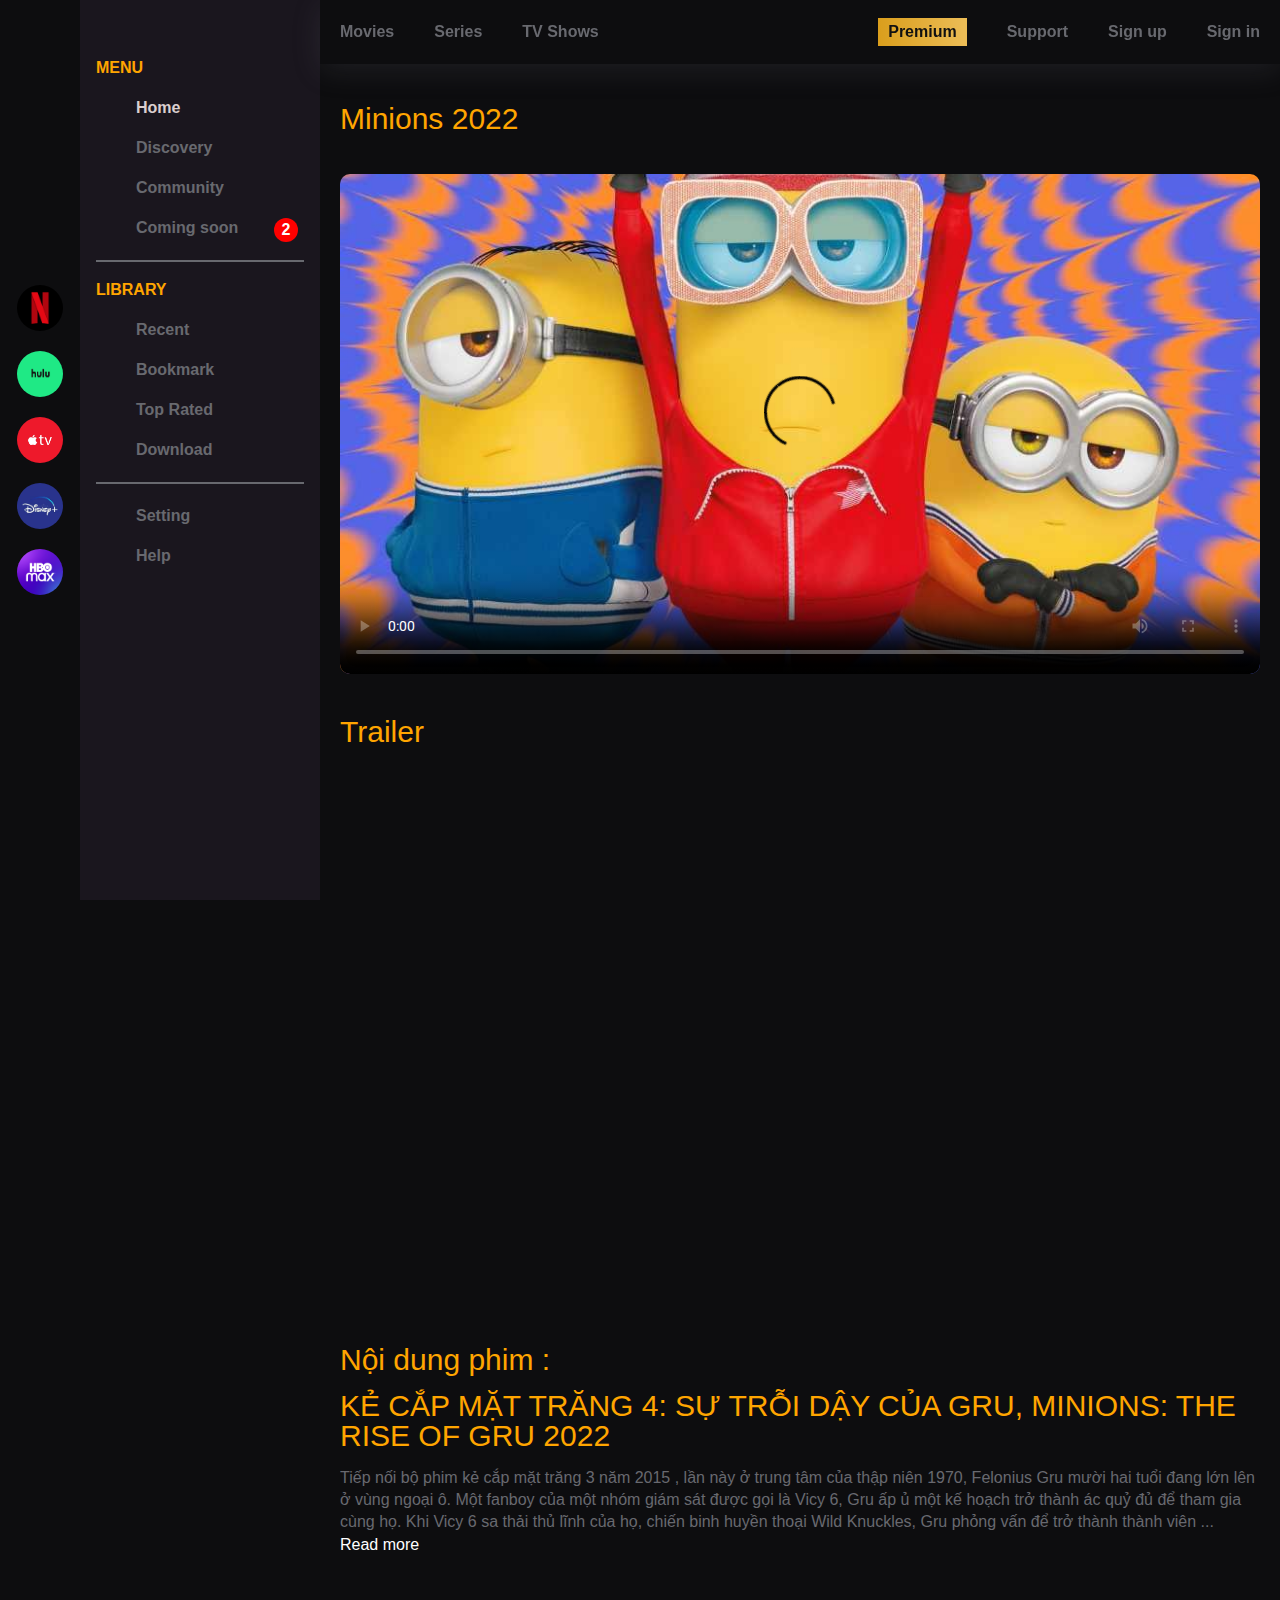
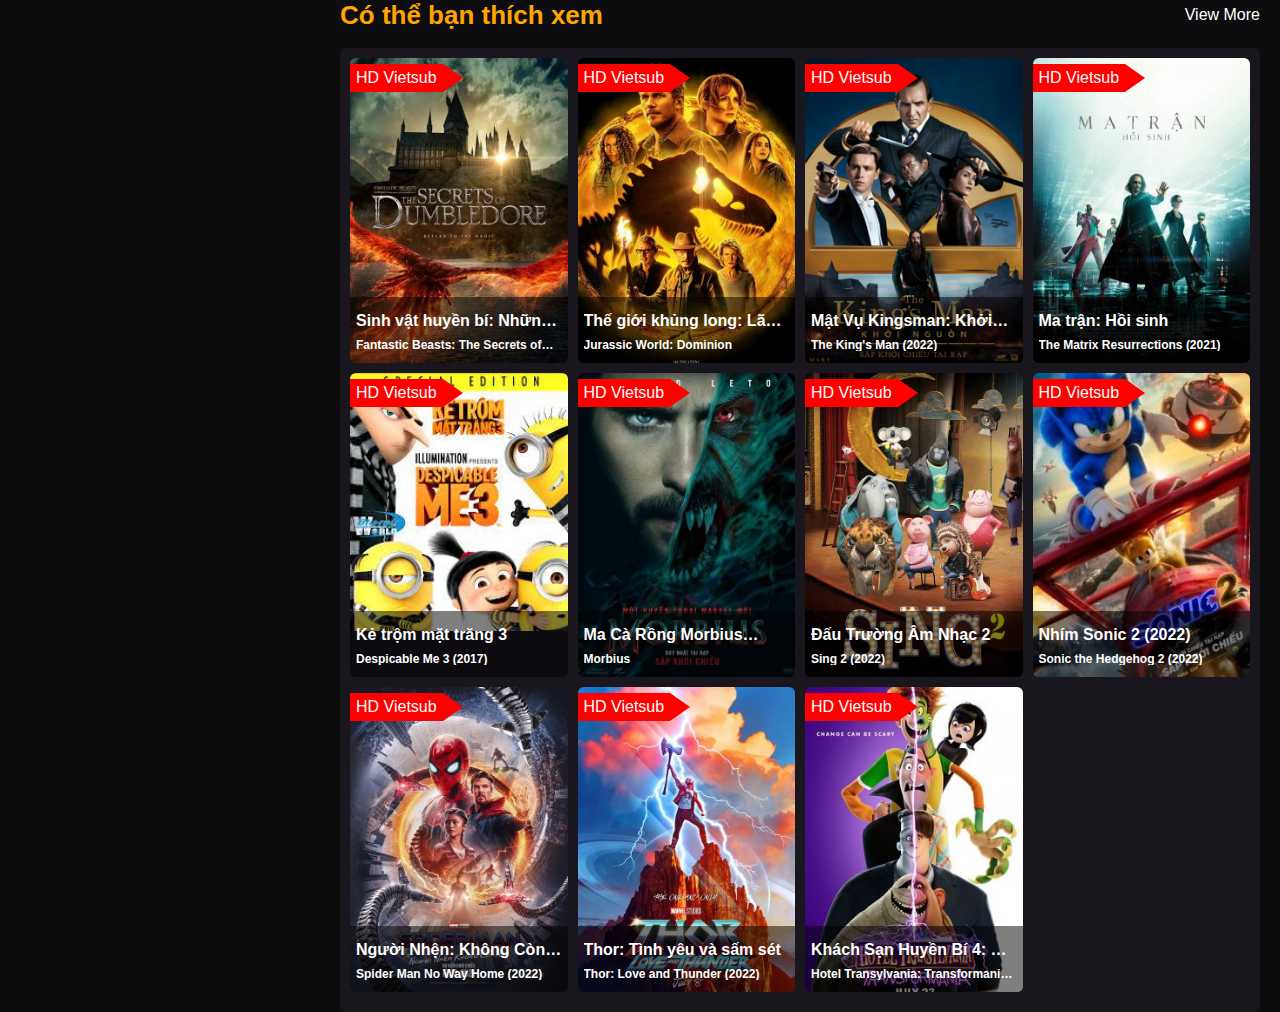
<file: movies.html>
<!DOCTYPE html>
<html lang="en">
    <head>
        <meta charset="UTF-8" />
        <meta http-equiv="X-UA-Compatible" content="IE=edge" />
        <meta name="viewport" content="width=device-width, initial-scale=1.0" />
        <link rel="stylesheet" href="./assets/css/base.css" />
        <link rel="stylesheet" href="./assets/css/swiper-bundle.min.css" />
        <link rel="stylesheet" href="./assets/css/style.css" />
        <link rel="stylesheet" href="./assets/css/responsive.css" />
        <link rel="stylesheet" href="./assets/css/movies.css" />
        <link rel="preconnect" href="https://fonts.googleapis.com" />
        <link rel="preconnect" href="https://fonts.gstatic.com" crossorigin />
        <link
            href="https://fonts.googleapis.com/css2?family=Open+Sans:wght@400;700&display=swap"
            rel="stylesheet"
        />
        <link
            href="https://fonts.googleapis.com/css2?family=Roboto:wght@300;400;700&display=swap"
            rel="stylesheet"
        />
        <link
            rel="stylesheet"
            href="https://cdnjs.cloudflare.com/ajax/libs/font-awesome/6.1.2/css/all.css"
            integrity="sha512-9nqhm3FWfB00id4NJpxK/wV1g9P2QfSsEPhSSpT+6qrESP6mpYbTfpC+Jvwe2XY27K5mLwwrqYuzqMGK5yC9/Q=="
            crossorigin="anonymous"
            referrerpolicy="no-referrer"
        />
        
        <title>FILM</title>
    </head>
    <body>
        <div class="overlay"></div>
        <div class="subcription">
            <div class="subcription__choice subcription__basic">
                <div class="choice__title"><b>BASIC</b> PLAN</div>
                <div class="choice__price"><sup>$</sup>99</div>
                <div class="choice__desc">
                    <div><span>MANAGE</span> TASKS</div>
                    <div><span>SYNC</span> NOTES</div>
                    <div><span>SET</span> DEADLINE</div>
                </div>
                <div class="choice__btn basic-btn">BUY</div>
            </div>
            <div class="subcription__choice subcription__basic">
                <div class="choice__title"><b>PRO</b> PLAN</div>
                <div class="choice__price"><sup>$</sup>240</div>
                <div class="choice__desc">
                    <div><span>MANAGE</span> TASKS</div>
                    <div><span>SYNC</span> NOTES</div>
                    <div><span>SET</span> DEADLINE</div>
                    <div><span>16</span> MORE FEATURES</div>
                </div>
                <div class="choice__btn pro-btn">BUY</div>
            </div>
        </div>
        <header class="header">
            <div class="header__brand">
                <div><img src="./assets/img/brand/netflix.png" alt="#" /></div>
                <div><img src="./assets/img/brand/hulu.png" alt="#" /></div>
                <div><img src="./assets/img/brand/apple-tv.png" alt="#" /></div>
                <div><img src="./assets/img/brand/disney.jpg" alt="#" /></div>
                <div><img src="./assets/img/brand/HBO max.png" alt="#" /></div>
                <div><i class="fa-solid fa-circle-plus"></i></div>
            </div>
            <div class="header__navBar">
                <ul class="navBar navBar__menu">
                    <h2>MENU</h2>
                    <li class="active">
                        <a href="#">
                            <i class="fa-solid fa-house"></i>
                            <span>Home</span>
                        </a>
                    </li>
                    <li>
                        <a href="#">
                            <i class="fa-solid fa-compass"></i>
                            <span>Discovery</span>
                        </a>
                    </li>
                    <li>
                        <a href="#">
                            <i class="fa-solid fa-users"></i>
                            <span>Community</span>
                        </a>
                    </li>
                    <li>
                        <a href="#">
                            <i class="fa-solid fa-bell"></i>
                            <span>Coming soon</span>
                            <div class="navBar__notify">2</div>
                        </a>
                    </li>
                </ul>
                <ul class="navBar navBar__library">
                    <h2>LIBRARY</h2>
                    <li>
                        <a href="#">
                            <i class="fa-solid fa-clock"></i>
                            <span>Recent</span>
                        </a>
                    </li>
                    <li>
                        <a href="#">
                            <i class="fa-solid fa-bookmark"></i>
                            <span>Bookmark</span>
                        </a>
                    </li>
                    <li>
                        <a href="#">
                            <i class="fa-solid fa-star"></i>
                            <span>Top Rated</span>
                        </a>
                    </li>
                    <li>
                        <a href="#">
                            <i class="fa-solid fa-cloud-arrow-down"></i>
                            <span>Download</span>
                        </a>
                    </li>
                </ul>
                <ul class="navBar navBar__settings">
                    <li>
                        <a href="#">
                            <i class="fa-solid fa-gear"></i>
                            <span>Setting</span>
                        </a>
                    </li>
                    <li>
                        <a href="#">
                            <i class="fa-solid fa-circle-info"></i>
                            <span>Help</span>
                        </a>
                    </li>
                </ul>
            </div>
        </header>
        <section class="main">
            <div id="main__header" class="main__header">
                <div class="main__header-left">
                    <div class="main__header-icon">
                        <i class="fa-solid fa-bars"></i>
                    </div>
                    <a href="" class="header-left__item">Movies</a>
                    <a href="" class="header-left__item">Series</a>
                    <a href="" class="header-left__item">TV Shows</a>
                </div>
                <div class="main__header-right">
                    <a href="" class="header-right__item premium-item"
                        >Premium</a
                    >
                    <a href="" class="header-right__item">Support</a>
                    <a href="" class="header-right__item">Sign up</a>
                    <a href="" class="header-right__item">Sign in</a>
                </div>
            </div>

            <div class="menu__sidebar">
                <div class="menu__sidebar-close">
                    <i class="fa-solid fa-xmark"></i>
                </div>
                <ul class="menu__sidebar-list">
                    <li class="menu__sidebar-item">
                        <i class="fa-solid fa-clapperboard"></i>
                        <span>Movies</span>
                        <ul class="sidebarList_sub">
                            <li><a href="">Top 250 Movies</a></li>
                            <li><a href="">Most Popular Movies</a></li>
                            <li><a href="">Top Box Office</a></li>
                            <li><a href="">Movies News</a></li>
                        </ul>
                        <div class="menu__sidebar-item-down">
                            <i class="fa-solid fa-chevron-down"></i>
                        </div>
                    </li>
                    <li class="menu__sidebar-item">
                        <i class="fa-solid fa-clapperboard"></i>
                        <span>TV Shows</span>
                        <ul class="sidebarList_sub">
                            <li><a href="">Top 250 TV Shows</a></li>
                            <li><a href="">Most Popular TV Shows</a></li>
                            <li><a href="">Top Box Office</a></li>
                            <li><a href="">TV News</a></li>
                        </ul>
                        <div class="menu__sidebar-item-down">
                            <i class="fa-solid fa-chevron-down"></i>
                        </div>
                    </li>
                    <li class="menu__sidebar-item">
                        <i class="fa-solid fa-clapperboard"></i>
                        <span>Watches</span>
                        <ul class="sidebarList_sub">
                            <li><a href="">What to Watch</a></li>
                            <li><a href="">Latest Trailers</a></li>
                            <li><a href="">IMDb Originals</a></li>
                            <li><a href="">IMDb podcasts</a></li>
                        </ul>
                        <div class="menu__sidebar-item-down">
                            <i class="fa-solid fa-chevron-down"></i>
                        </div>
                    </li>
                    <li class="menu__sidebar-item">
                        <i class="fa-solid fa-clapperboard"></i>
                        <span>Awards & Events</span>
                        <ul class="sidebarList_sub">
                            <li><a href="">Oscars</a></li>
                            <li><a href="">Best Picture Winners</a></li>
                            <li><a href="">Emmys</a></li>
                            <li><a href="">STARmeter Awards</a></li>
                        </ul>
                        <div class="menu__sidebar-item-down">
                            <i class="fa-solid fa-chevron-down"></i>
                        </div>
                    </li>
                    <li class="menu__sidebar-item">
                        <i class="fa-solid fa-clapperboard"></i>
                        <span>Celebs</span>
                        <ul class="sidebarList_sub">
                            <li><a href="">Born Tody</a></li>
                            <li><a href="">Most Popular Celebs</a></li>
                            <li><a href="">Celebrity News</a></li>
                        </ul>
                        <div class="menu__sidebar-item-down">
                            <i class="fa-solid fa-chevron-down"></i>
                        </div>
                    </li>
                </ul>
            </div>
            
            
            <div class="main__movie">
                <div class="movie__header">
                    Minions 2022
                </div>
                <div class="movieWrapper">
                    <video
                        controls
                        poster="./assets/img/minions_2_-_kc_01.7.22_1_.jpg"
                        <source
                        src="https://dl.dropboxusercontent.com/s/i1jcuz7intix0fn/Minions.The.Rise.of.Gru.2022.2160p.AMZN.WEB-DL.DDP5.1.HDR.HEVC-CMRG.mp4?dl=0"
                        type="video"
                    >
                        >
                    </video>
                </div>
                
                <div class="movie__trailer">Trailer</div>
                <div class="trailerWrapper">
                    <iframe
                        src="https://www.youtube.com/embed/6DxjJzmYsXo"
                        title="YouTube video player"
                        frameborder="0"
                        allow="accelerometer; autoplay; clipboard-write; encrypted-media; gyroscope; picture-in-picture"
                        allowfullscreen
                    ></iframe>
                </div>
            </div>
            <div class="introduce">
                <div class="introduce__top">
                    <div class="text">Nội dung phim : </div>
                    <br>
                    <div class="content">
                        <div class="bold">
                            KẺ CẮP MẶT TRĂNG 4: SỰ TRỖI DẬY CỦA GRU, MINIONS: THE RISE OF GRU 2022
                        </div>
                        <br>
                        <div class="main__content">
                        <p>Tiếp nối bộ phim kẻ cắp mặt trăng 3 năm 2015 , lần này ở trung tâm của thập niên 1970, Felonius Gru mười hai tuổi đang lớn lên ở vùng ngoại ô. Một fanboy của một nhóm giám sát được gọi là Vicy 6, Gru ấp ủ một kế hoạch trở thành ác quỷ đủ để tham gia cùng họ. Khi Vicy 6 sa thải thủ lĩnh của họ, chiến binh huyền thoại Wild Knuckles, Gru phỏng vấn để trở thành thành viên <span id="dots">...</span><span id="more"> mới nhất của họ.Mọi chuyện không suôn sẻ, và mọi thứ chỉ trở nên tồi tệ hơn sau khi Gru đánh cắp chúng với sự giúp đỡ của Kevin, Stuart, Bob, Otto và các Minion khác và đột nhiên thấy mình là kẻ thù không đội trời chung của ác quỷ. Trên đường chạy trốn, Gru và Minions sẽ chuyển sang một nguồn không thể để được hướng dẫn, chính Wild Knuckles và phát hiện ra rằng ngay cả những kẻ xấu cũng cần một chút giúp đỡ từ bạn bè của họ.Đến ác nhân cũng có những nỗi đau khôn nguôi...</span></p>
                        <a onclick="myFunction()" id="myBtn">Read more</button>
                         </div>
                    </div>
                </div>
            </div>
            <div class="main__blockbuster">
                <div class="blockbuster__header">
                    <h2 class="blockbuster__header-text">Có thể bạn thích xem</h2>
                    <button class="blockbuster__header-btn">View More</button>
                </div>
                <ul class="blockbuster__list">
                    <!-- <li class="blockbuster__item">
                        <a
                            href="./movies.html"
                            target="_blank"
                            class="blockbuster__item-overlay"
                        >
                            <i class="fa-regular fa-circle-play"></i>
                        </a>
                        <div class="blockbuster__item-tag">HD Vietsub</div>
                        <div class="blockbuster__item-img">
                            <img
                                src="./assets/img/trending/DoctorStrange.jpg"
                                alt=""
                            />
                        </div>
                        <div class="blockbuster__item-content">
                            <h2>
                                Phù Thủy Tối Thượng Trong Đa Vũ Trụ Hỗn Loạn
                            </h2>
                            <h3>
                                Doctor Strange in the Multiverse of Madness
                                (2022)
                            </h3>
                        </div>
                    </li> -->
                    <li class="blockbuster__item">
                        <div class="blockbuster__item-overlay">
                            <i class="fa-regular fa-circle-play"></i>
                        </div>
                        <div class="blockbuster__item-tag">HD Vietsub</div>
                        <div class="blockbuster__item-img">
                            <img
                                src="./assets/img/trending/FantasticBeasts.jpg"
                                alt=""
                            />
                        </div>
                        <div class="blockbuster__item-content">
                            <h2>
                                Sinh vật huyền bí: Những bí mật của Dumbledore
                            </h2>
                            <h3>
                                Fantastic Beasts: The Secrets of Dumbledore
                            </h3>
                        </div>
                    </li>
                    <li class="blockbuster__item">
                        <div class="blockbuster__item-overlay">
                            <i class="fa-regular fa-circle-play"></i>
                        </div>
                        <div class="blockbuster__item-tag">HD Vietsub</div>
                        <div class="blockbuster__item-img">
                            <img
                                src="./assets/img/trending/JurassicWorld.jpg"
                                alt=""
                            />
                        </div>
                        <div class="blockbuster__item-content">
                            <h2>
                                Thế giới khủng long: Lãnh địa
                            </h2>
                            <h3>
                                Jurassic World: Dominion
                            </h3>
                        </div>
                    </li>
                    <li class="blockbuster__item">
                        <div class="blockbuster__item-overlay">
                            <i class="fa-regular fa-circle-play"></i>
                        </div>
                        <div class="blockbuster__item-tag">HD Vietsub</div>
                        <div class="blockbuster__item-img">
                            <img
                                src="./assets/img/trending/Kingsman.jpg"
                                alt=""
                            />
                        </div>
                        <div class="blockbuster__item-content">
                            <h2>
                                Mật Vụ Kingsman: Khởi Nguồn
                            </h2>
                            <h3>
                                The King's Man (2022)
                            </h3>
                        </div>
                    </li>
                    <li class="blockbuster__item">
                        <div class="blockbuster__item-overlay">
                            <i class="fa-regular fa-circle-play"></i>
                        </div>
                        <div class="blockbuster__item-tag">HD Vietsub</div>
                        <div class="blockbuster__item-img">
                            <img
                                src="./assets/img/trending/Matrix.jpg"
                                alt=""
                            />
                        </div>
                        <div class="blockbuster__item-content">
                            <h2>
                                Ma trận: Hồi sinh
                            </h2>
                            <h3>
                                The Matrix Resurrections (2021)
                            </h3>
                        </div>
                    </li>
                    <li class="blockbuster__item">
                        <div class="blockbuster__item-overlay">
                            <i class="fa-regular fa-circle-play"></i>
                        </div>
                        <div class="blockbuster__item-tag">HD Vietsub</div>
                        <div class="blockbuster__item-img">
                            <img
                                src="./assets/img/trending/minion.jpg"
                                alt=""
                            />
                        </div>
                        <div class="blockbuster__item-content">
                            <h2>
                                Kẻ trộm mặt trăng 3
                            </h2>
                            <h3>
                                Despicable Me 3 (2017)
                            </h3>
                        </div>
                    </li>
                    <li class="blockbuster__item">
                        <div class="blockbuster__item-overlay">
                            <i class="fa-regular fa-circle-play"></i>
                        </div>
                        <div class="blockbuster__item-tag">HD Vietsub</div>
                        <div class="blockbuster__item-img">
                            <img
                                src="./assets/img/trending/Morbius.jpg"
                                alt=""
                            />
                        </div>
                        <div class="blockbuster__item-content">
                            <h2>
                                Ma Cà Rồng Morbius (2022)
                            </h2>
                            <h3>
                                Morbius
                            </h3>
                        </div>
                    </li>
                    <li class="blockbuster__item">
                        <div class="blockbuster__item-overlay">
                            <i class="fa-regular fa-circle-play"></i>
                        </div>
                        <div class="blockbuster__item-tag">HD Vietsub</div>
                        <div class="blockbuster__item-img">
                            <img src="./assets/img/trending/Sing2.jpg" alt="" />
                        </div>
                        <div class="blockbuster__item-content">
                            <h2>
                                Đấu Trường Âm Nhạc 2
                            </h2>
                            <h3>
                                Sing 2 (2022)
                            </h3>
                        </div>
                    </li>
                    <li class="blockbuster__item">
                        <div class="blockbuster__item-overlay">
                            <i class="fa-regular fa-circle-play"></i>
                        </div>
                        <div class="blockbuster__item-tag">HD Vietsub</div>
                        <div class="blockbuster__item-img">
                            <img src="./assets/img/trending/sonic.jpg" alt="" />
                        </div>
                        <div class="blockbuster__item-content">
                            <h2>
                                Nhím Sonic 2 (2022)
                            </h2>
                            <h3>
                                Sonic the Hedgehog 2 (2022)
                            </h3>
                        </div>
                    </li>
                    <li class="blockbuster__item">
                        <div class="blockbuster__item-overlay">
                            <i class="fa-regular fa-circle-play"></i>
                        </div>
                        <div class="blockbuster__item-tag">HD Vietsub</div>
                        <div class="blockbuster__item-img">
                            <img
                                src="./assets/img/trending/spiderman.jpg"
                                alt=""
                            />
                        </div>
                        <div class="blockbuster__item-content">
                            <h2>
                                Người Nhện: Không Còn Nhà
                            </h2>
                            <h3>
                                Spider Man No Way Home (2022)
                            </h3>
                        </div>
                    </li>
                    <li class="blockbuster__item">
                        <div class="blockbuster__item-overlay">
                            <i class="fa-regular fa-circle-play"></i>
                        </div>
                        <div class="blockbuster__item-tag">HD Vietsub</div>
                        <div class="blockbuster__item-img">
                            <img src="./assets/img/trending/thor4.jpg" alt="" />
                        </div>
                        <div class="blockbuster__item-content">
                            <h2>
                                Thor: Tình yêu và sấm sét
                            </h2>
                            <h3>
                                Thor: Love and Thunder (2022)
                            </h3>
                        </div>
                    </li>
                    <li class="blockbuster__item">
                        <div class="blockbuster__item-overlay">
                            <i class="fa-regular fa-circle-play"></i>
                        </div>
                        <div class="blockbuster__item-tag">HD Vietsub</div>
                        <div class="blockbuster__item-img">
                            <img
                                src="./assets/img/trending/Transylvania.jpg"
                                alt=""
                            />
                        </div>
                        <div class="blockbuster__item-content">
                            <h2>
                                Khách Sạn Huyền Bí 4: Ma Cà Rồng Biến Hình
                            </h2>
                            <h3>
                                Hotel Transylvania: Transformania (2022)
                            </h3>
                        </div>
                    </li>
                </ul>
            </div>
        </section>
        <script src="./assets/js/swiper-bundle.min.js"></script>
        <script src="./assets/js/main.js"></script>
    </body>
</html>
</file>
<file: assets/css/base.css>
:root {
    --background-color: #0d0d0f;
    --text-color: #68696f;
    --hover-text-color: #dbcfcf;
    --title-color: orange;
    --secondary-background-color: #1a161e;
    --primary-font: 'Poppins', sans-serif;
    --subcription-text-size: 2rem;
    --subcription-title-size: 3rem;
}

* {
    padding: 0;
    margin: 0;
    box-sizing: border-box;
    font-size: 16px;
}

html {
    font-size: 62.5%;
}

body {
    background: var(--background-color);
    color: var(--text-color);
    font-family: var(--primary-font);
    line-height: 1;
    position: relative;
    display: flex;
}

a {
    text-decoration: none;
    color: white;
}

li {
    list-style-type: none;
}

img {
    display: block;
    width: 100%;
}

@keyframes sideIn {
    from {
        opacity: 0;
        left: -280px;
    }
    to {
        opacity: 1;
        left: 0;
    }
}

.hidden {
    display: none !important;
}

.showing {
    display: block !important;
}
</file>
<file: assets/css/style.css>
.overlay {
    position: fixed;
    top: 0;
    left: 0;
    right: 0;
    bottom: 0;
    background-color: rgba(0, 0, 0, 0.6);
    z-index: 10;
    height: 100vh;
    display: none;
}


.header {
    width: 25%;
    position: fixed;
    top: 0;
    left: 0;
    flex: 3;
    height: 100%;
    display: flex;
}

/* BRANDS */

.header__brand {
    width: 25%;
    height: 100%;
    display: flex;
    gap: 20px;
    flex-direction: column;
    justify-content: center;
    align-items: center;
    background: var(--background-color);
}

.header__brand div {
    width: 100%;
    text-align: center;
    cursor: pointer;
    display: flex;
    justify-content: center;
}

.header__brand div img {
    width: 46px;
    height: 46px;
    border-radius: 50%;
    transition: all 0.15s linear;
}

.header__brand div img:hover {
    transform: scale(1.5);
}

.header__brand div i {
    font-size: 30px;
    color: var(--text-color);
    transition: all 0.15s linear;
}

.header__brand div i:hover {
    color: var(--hover-text-color);
    transform: scale(1.2);
}

/* NAV BAR */
.header__navBar {
    background-color: var(--secondary-background-color);
    width: 75%;
    padding: 40px 16px 20px;
}

.header__navBar li.active a {
    color: var(--hover-text-color);
}

.navBar {
    margin: 20px 0;
    border-bottom: 2px solid var(--text-color);
}

.navBar h2 {
    font-size: 16px;
    font-weight: 700;
    color: var(--title-color);
}

.navBar li {
    list-style-type: none;
    margin: 24px 0;
    position: relative;
}

.navBar li a {
    position: relative;
    text-decoration: none;
    color: var(--text-color);
    font-size: 16px;
    font-weight: 700;
    cursor: pointer;
    width: 100%;
    display: inline-block;
}

.navBar__notify {
    position: absolute;
    top: -2px;
    right: 6px;
    min-width: 24px;
    min-height: 24px;
    display: flex;
    justify-content: center;
    align-items: center;
    background-color: red;
    color: white;
    border-radius:50%;
}

.navBar li a span {
    display: inline-block;
    position: absolute;
    left: 40px;
}

.navBar li a::before {
    content: "";
    position: absolute;
    left: -16px;
    border-width: 8px 8px;
    border-style: solid;
    border-color: transparent transparent transparent red;
    display: none;
    animation: arrowSlideIn linear 0.2s;
}

.navBar li:hover a{
    color: var(--hover-text-color);
}

.navBar li:hover a::before{
    display: block;
}

@keyframes arrowSlideIn {
    from {
        top: -8px;
        opacity: 0;
    }
    to {
        top: -2px;
        opacity: 1;
    }
}

.navBar li a i {
    padding-right: 10px;
}

.navBar__settings {
    border-bottom: none;
}

/* MAIN SECTION */
.main {
    flex: 7;
    padding-left: 25%;
    margin: 0 20px;
    width: 100%;
    overflow: hidden;
}

.subcription {
    /* background-color: #f2f3f5; */
    background: linear-gradient(to bottom, #2cccff, #20E3B2);
    position: fixed;
    left: 16%;
    right: 16%;
    top: 4%;
    bottom: 4%;
    display: flex;
    justify-content: center;
    align-items: center;
    z-index: 11;
    border-radius: 30px;
    gap: 40px;
    display: none;
    /* height: 100vh; */
    transition: all 0.3s linear;
}

.subcription__choice {
    background-color: #fff;
    font-family: 'Roboto', sans-serif;;
    flex-direction: column;
    display: flex;
    justify-content: flex-start;
    align-items: center;
    padding: 54px;
    border-radius: 20px;
    color: #63687e;
    font-weight: normal;
    position: relative;
    height: 90%;
    font-weight: 300;
    box-shadow: 0 0 20px 10px rgba(0, 0, 0, 0.05);
    transition: all .2s linear;
    max-height: 600px;
}

.subcription__choice:hover {
    transform: scale(1.07);
}

.subcription__choice
.choice__title b,
.choice__title {
    font-size: var(--subcription-title-size);
    letter-spacing: 1.5px;
}
.choice__price sup {
    font-size: var(--subcription-title-size);
}

.choice__price {
    font-size: calc(2*var(--subcription-title-size));
    margin: 30px 0;
}

.choice__desc div {
    font-size: var(--subcription-text-size);
    text-align: center;
    padding: 8px 0;
    border-bottom: 1px solid #999;
}

.choice__desc div span {
    font-size: var(--subcription-text-size);
    font-weight: bold;
}

.choice__btn {
    padding: 16px 40px;
    font-size: var(--subcription-text-size);
    background-color: var(--text-color);
    margin-top: 30px;
    border-radius: 10px;
    cursor: pointer;
    color: white;
    position: absolute;
    bottom: 54px;
}

.basic-btn {
    background-color: #20E3B2;
}

.pro-btn {
    background-color: #FF6651;
}

.choice__btn:hover {
    opacity: 0.7;
}

/* MAIN HEADER */
.main__header {
    position: fixed;
    top: 0;
    left: calc(25% + 20px);
    right: 20px;
    display: flex;
    justify-content: space-between;
    align-items: center;
    height: 64px;
    z-index: 3;
    background-color: var(--background-color);
    margin: 0 -20px;
    padding: 0 20px;
    box-shadow: rgba(100, 100, 111, 0.2) 0px 7px 29px 0px;
}

.main__header-icon {
    color: var(--hover-text-color);
    padding: 6px;
    text-align: center;
    cursor: pointer;
    display: none;
}

.main__header-icon i {
    font-size: 24px;
}

.main__header-left {
    display: flex;
    justify-content: center;
    gap: 40px;
    align-items: center;
}

.main__header-right {
    display: flex;
    justify-content: center;
    align-items: center;
    gap: 40px;
}

.header-left__item,
.header-right__item {
    text-decoration: none;
    color: var(--text-color);
    font-size: 16px;
    font-weight: 700;
    position: relative;
}

.premium-item {
    background: linear-gradient(90deg,#da9e1c 0,#ecbd57 100%);
    color: #111111FF;
    padding: 6px 10px;
}



.main__header a:not(.premium-item):hover {
    color: var(--hover-text-color);
}

.main__header a:not(.premium-item)::after {
    content: "";
    position: absolute;
    left: 50%;
    bottom: -8px;
    width: 0%;
    height: 2px;
    background-color: red;
    transition: width 0.3s ease 0s, left 0.3s ease 0s;
}

.main__header a:hover::after {
    width: 100%;
    left: 0;
}


/* menu */
.menu__sidebar {
    position: fixed;
    top: 0;
    bottom: 0;
    left: 0;
    width: 280px;
    background-color: var(--background-color);
    z-index: 11;
    padding: 16px;
    animation: sideIn 0.3s linear;
    display: none;
}

.menu__sidebar-close {
    color: var(--text-color);
    padding: 10px 14px;
    position: absolute;
    top: 4px;
    right: 4px;
    cursor: pointer;
}
.menu__sidebar-close i {
    font-size: 40px;
}

.menu__sidebar-list {
    padding-top: 50px;
}

.menu__sidebar-item.active .sidebarList_sub {
    display: block;
}

.menu__sidebar-item span {
    position: absolute;
    top: 18px;
    left: 30px;
}

.menu__sidebar-item-down {
    position: absolute;
    top: 16px;
    right: 6px;
    transition: all 0.2s linear;
}

.menu__sidebar-item.active .menu__sidebar-item-down {
    transform: rotate(180deg);

}

.menu__sidebar-item {
    position: relative;
    list-style-type: none;
    padding: 16px 0;
    color: var(--text-color);
}

.menu__sidebar-item i {
    font-size: 20px;
}

.menu__sidebar-item.active i {
    color: white;
}

.menu__sidebar-item.active span {
    color: white;
}

.sidebarList_sub {
    display: none;
    margin-top: 10px;
    transition: all 0.3s linear;
}

.sidebarList_sub li {
    list-style-type: none;
    padding: 6px;
}

.sidebarList_sub li a {
    text-decoration: none;
    color: var(--hover-text-color);
}




/* TRENDING LIST*/
.main__trending{
    width: 100%;
    padding-top: 64px;
}
.trending__header{
    color: white;
    margin: 20px 0;
    font-size: 26px;

}

.trendingList {
    width: 100%;
    overflow: hidden;
    position: relative;
    background-color: var(--secondary-background-color);
    overflow: hidden;
    padding: 20px 20px 40px;
    border-radius: 6px;
    
}

.trendingList-item {
    position: relative;
    cursor: pointer;
}

.trendingList-item:hover {
    opacity: 0.6;
}


.trendingList-item-tag {
    background-color: red;
    display: inline-block;
    padding: 6px;
    font-size: 16px;
    position: absolute;
    top: 6px;
    left: 0;
    z-index: 2;
    color: white;
}

.trendingList-item-tag::before {
    content: "";
    position: absolute;
    border-width: 14px 20px;
    border-style: solid;
    border-color: transparent transparent transparent red;
    top: 0;
    right: -40px;
}

.trendingList-item-content {
    background-color: rgba(0, 0, 0, 0.5);
    padding: 12px 6px;
    position: absolute;
    bottom: 0px;
    left: 0;
    z-index: 2;
    color: white;
    border-radius: 6px;
    width: 100%;
}

.trendingList-item-content h2 {
    display: block;
    font-size: 16px;
    margin-bottom: 6px;
    line-height: 1.5;
}

.trendingList-item-content h3 {
    display: block;
    font-size: 12px;
}

.trendingList-item-content h2,
.trendingList-item-content h3 {
    overflow: hidden;
    display: -webkit-box;
    -webkit-box-orient: vertical;
    -webkit-line-clamp: 1;
}

.trendingList-item img {
    height: 100%;
    width: 100%;
    display: block;
    object-fit: cover;
    border-radius: 6px;
}

.trendingList-btn {
    /* background-color: red; */
    color: white;
}

.trending-pagination {

}


/* MAIN BLOCKBUSTER */
.main__blockbuster{
    margin-top: 26px;
    width: 100%;
    overflow: hidden;
    /* display: -webkit-box; */
    /* -webkit-box-orient: vertical; */
    /* -webkit-line-clamp: 2; */
}

.blockbuster__header {
    display: flex;
    justify-content: space-between;
    align-items: center;
}

.blockbuster__header-text{
    color: white;
    margin: 20px 0;
    font-size: 26px;
}

.blockbuster__header-btn {
    background-color: transparent;
    border: none;
    outline: none;
    color: white;
    cursor: pointer;
}

.blockbuster__header-btn:hover {
    text-decoration: underline;
}

.blockbuster__list{
    display: grid;
    grid-template-columns: repeat(4,1fr);
    grid-gap: 10px;
    color: white;
    padding: 10px 10px 20px;
    border-radius: 6px;
    background-color: var(--secondary-background-color);
    overflow: hidden;
    position: relative;
}

.blockbuster__control i {
    font-size: 30px;
    opacity: 0.6;
    cursor: pointer;
    z-index: 3;
}

.blockbuster__control i:hover {
    opacity: 1;
}

.blockbuster__item {
    list-style: none;
    position: relative;
    border-radius: 6px;
    overflow: hidden;
    cursor: pointer;
}

.blockbuster__item-overlay {
    position: absolute;
    top: 0;
    bottom: 0;
    left: 0;
    right: 0;
    background-color: rgba(0, 0, 0, 0.5);
    z-index: 1;
    justify-content: center;
    align-items: center;
    display: none;
}

.blockbuster__item-overlay i {
    font-size: 40px;
    animation: slideIn 0.5s ease-in-out;
}

@keyframes slideIn {
    from {
        opacity: 0;
    }
    to {
        opacity: 1;
    }
}

.blockbuster__item:hover .blockbuster__item-overlay{
    display: flex;
}

.blockbuster__item:hover .blockbuster__item-img{
    transform: scale(1.3);
}

.blockbuster__item-tag {
    background-color: red;
    display: inline-block;
    padding: 6px;
    font-size: 16px;
    position: absolute;
    top: 6px;
    left: 0;
    z-index: 2;
}

.blockbuster__item-tag::before {
    content: "";
    position: absolute;
    border-width: 14px 20px;
    border-style: solid;
    border-color: transparent transparent transparent red;
    top: 0;
    right: -40px;
}

.blockbuster__item-img {
    transition: all .3s linear;
    width: 100%;
}

.blockbuster__item-img img {
    width: 100%;
}

.blockbuster__item-content {
    background-color: rgba(0, 0, 0, 0.5);
    padding: 12px 6px;
    position: absolute;
    bottom: 0px;
    left: 0;
    z-index: 2;
    width: 100%;
}

.blockbuster__item-content h2 {
    display: block;
    font-size: 16px;
    margin-bottom: 6px;
    line-height: 1.5;
}
.blockbuster__item-content h3 {
    display: block;
    font-size: 12px;
}

.blockbuster__item-content h2,
.blockbuster__item-content h3 {
    overflow: hidden;
    display: -webkit-box;
    -webkit-box-orient: vertical;
    -webkit-line-clamp: 1;
}
</file>
<file: assets/css/responsive.css>
/* tablet & mobile */
@media (max-width: 1024px) {
    .header {
        display: none;
    }

    .main {
        padding: 0;
    }

    .main__header {
        left: 20px;
    }

    .main__header-left,
    .main__header-right {
        gap: 10px;
    }

    .main__header-icon {
        display: block;
    }

    .swiper-button-next, .swiper-button-prev {
        width: 7px;
        height: 20px;
    }

    .subcription {
        gap: 16px;
        left: 12%;
        right: 12%;
        top: 20%;
        bottom: 20%;
    }

    .subcription__choice {
        height: 80%;
        padding: 26px;
        height: 70%;
    }
    
    .choice__btn {
        bottom: 20px;
    }
}
/* tablet */
@media (min-width: 740px) and (max-width: 1023px) {

}
/* mobile */
@media (max-width: 739px) {
    :root {
        --subcription-text-size: 1rem;
        --subcription-title-size: 1.6rem;
    }
    .blockbuster__list {
        grid-template-columns: repeat(2,1fr);
    }
    .header-left__item {
        display: none;
    }

    .main__header-right {
        flex: 1;
        justify-content: space-evenly;
    }
    .main {
        margin: 0 4px;
    }
    
    .main__header {
        padding: 0 4px;
    }
    
    .subcription {
        flex-direction: column;
        justify-content: flex-start;
        left: 12%;
        right: 12%;
        top: 2%;
        bottom: 2%;
    }

    .subcription__choice {
        height: 300px;
        padding: 16px;
        font-size: 10px !important;
    }

    .overlay {
        /* height: 200vh; */
    }
}
</file>
<file: assets/css/movies.css>
.main__movie {
    padding-top: 64px;
    /* display: flex;
    justify-content: flex-start;
    align-items: flex-start; */
}

.movie__header {
    font-size: 3rem;
    padding: 40px 0;
    color: var(--title-color);
} 

.movieWrapper {
    width: 100%;
    border-radius: 10px;
}


.movieWrapper video {
    max-height: 500px;
    object-fit: cover;
    border-radius: 10px;
    width: 100%;


}

.movie__trailer {
    font-size: 3rem;
    padding: 40px 0;
    color: var(--title-color);
}

.trailerWrapper {
    position: relative;
    padding-bottom: 56.25%;
    margin-bottom: 3rem;
}

.trailerWrapper iframe {
    position: absolute;
    top: 0;
    bottom: 0;
    left: 0;
    right: 0;
    width: 100%;
    height: 100%;
}

.introduce .introduce__top .text{
    color: #ffa500;
    font-size: 18px;
    padding-top: 10px;
}
.introduce .introduce__top .text{
    font-size: 30px;
}
.introduce .content .bold{
    font-size: 30px;
    color: #ffa500;
}
.introduce .main__content{
    /* color: white; */
    line-height: 1.4;
    overflow: hidden;
    display: -webkit-box;
    -webkit-box-orient: vertical;
    /* -webkit-line-clamp: 3; */
}
.main__blockbuster .blockbuster__header-text{
    color: #ffa500;
}
#more{
    display: none;
    line-height: 1.4;
    /* overflow: hidden;
    display: -webkit-box;
    -webkit-box-orient: vertical; */
}
#myBtn:hover{
    /* text-decoration: none; */
    /* box-decoration-break:; */
    color: #ffa500;
    cursor: pointer;
}
</file>
